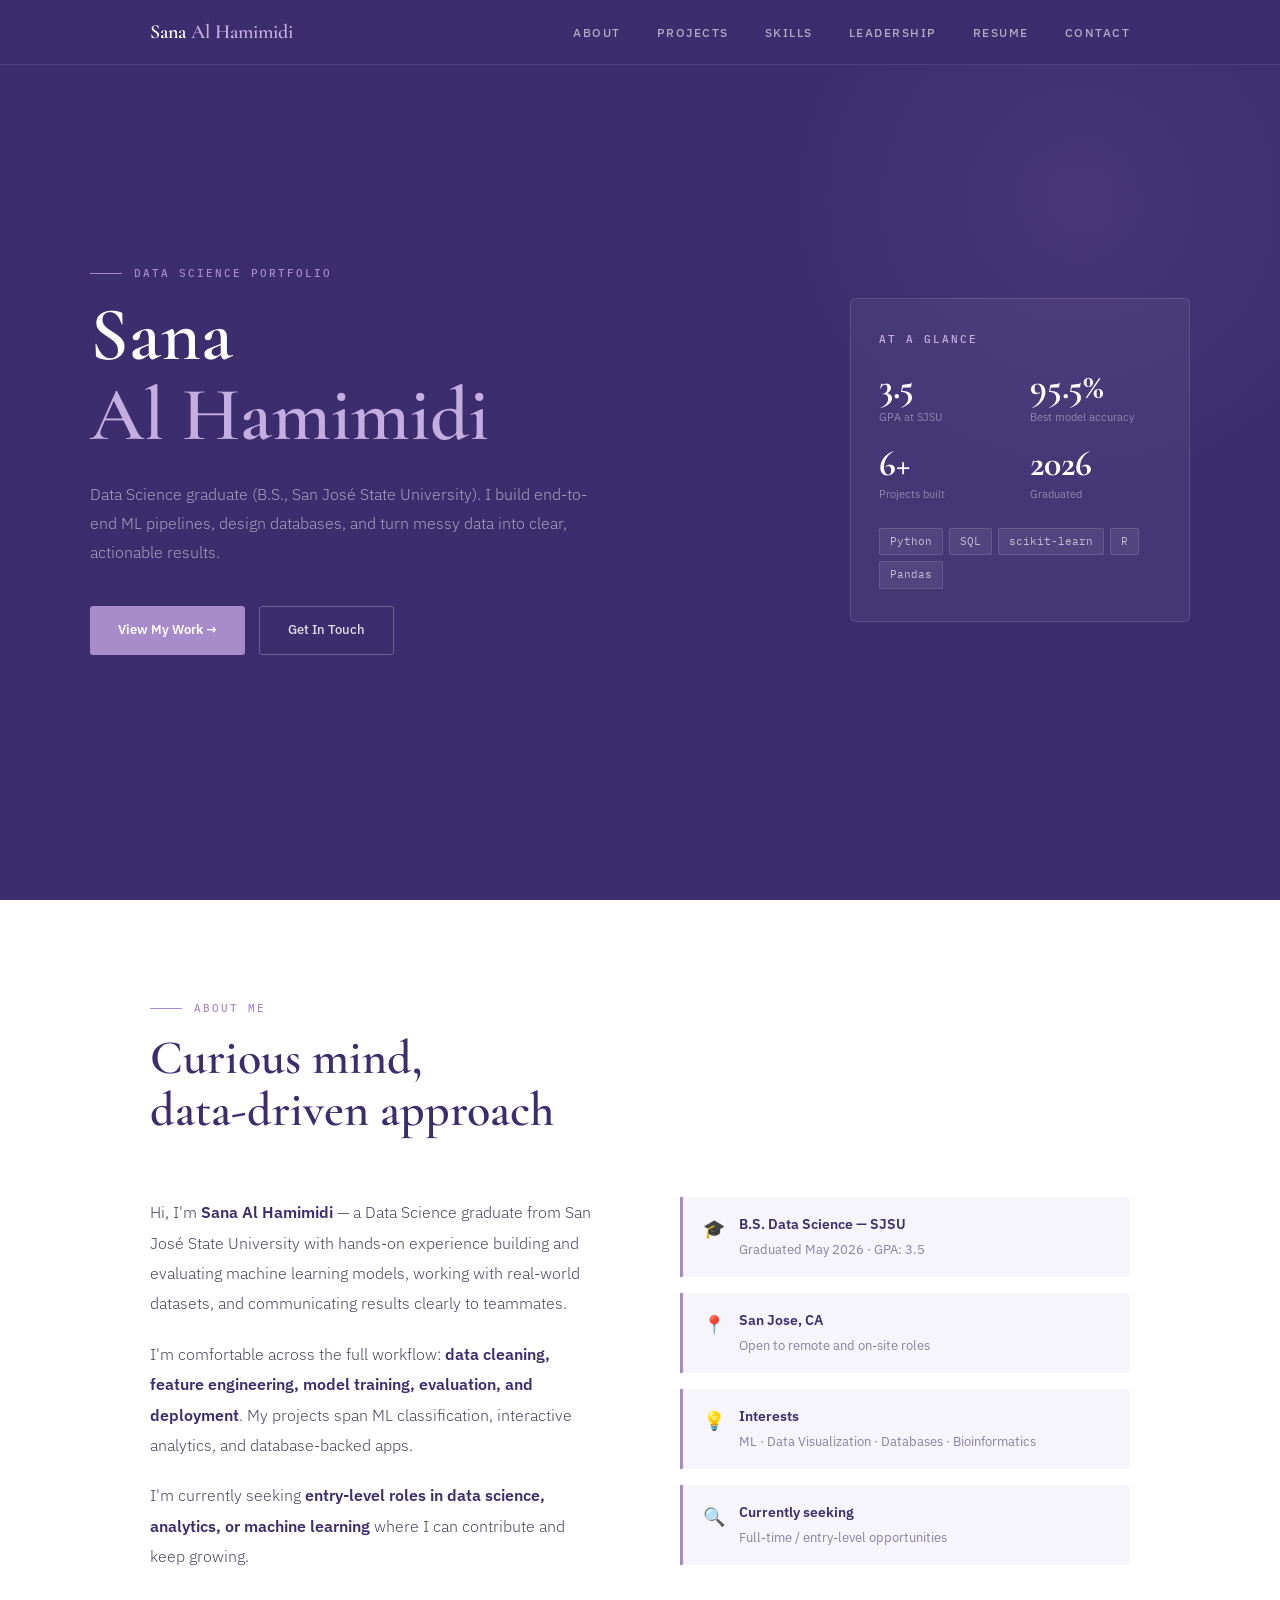
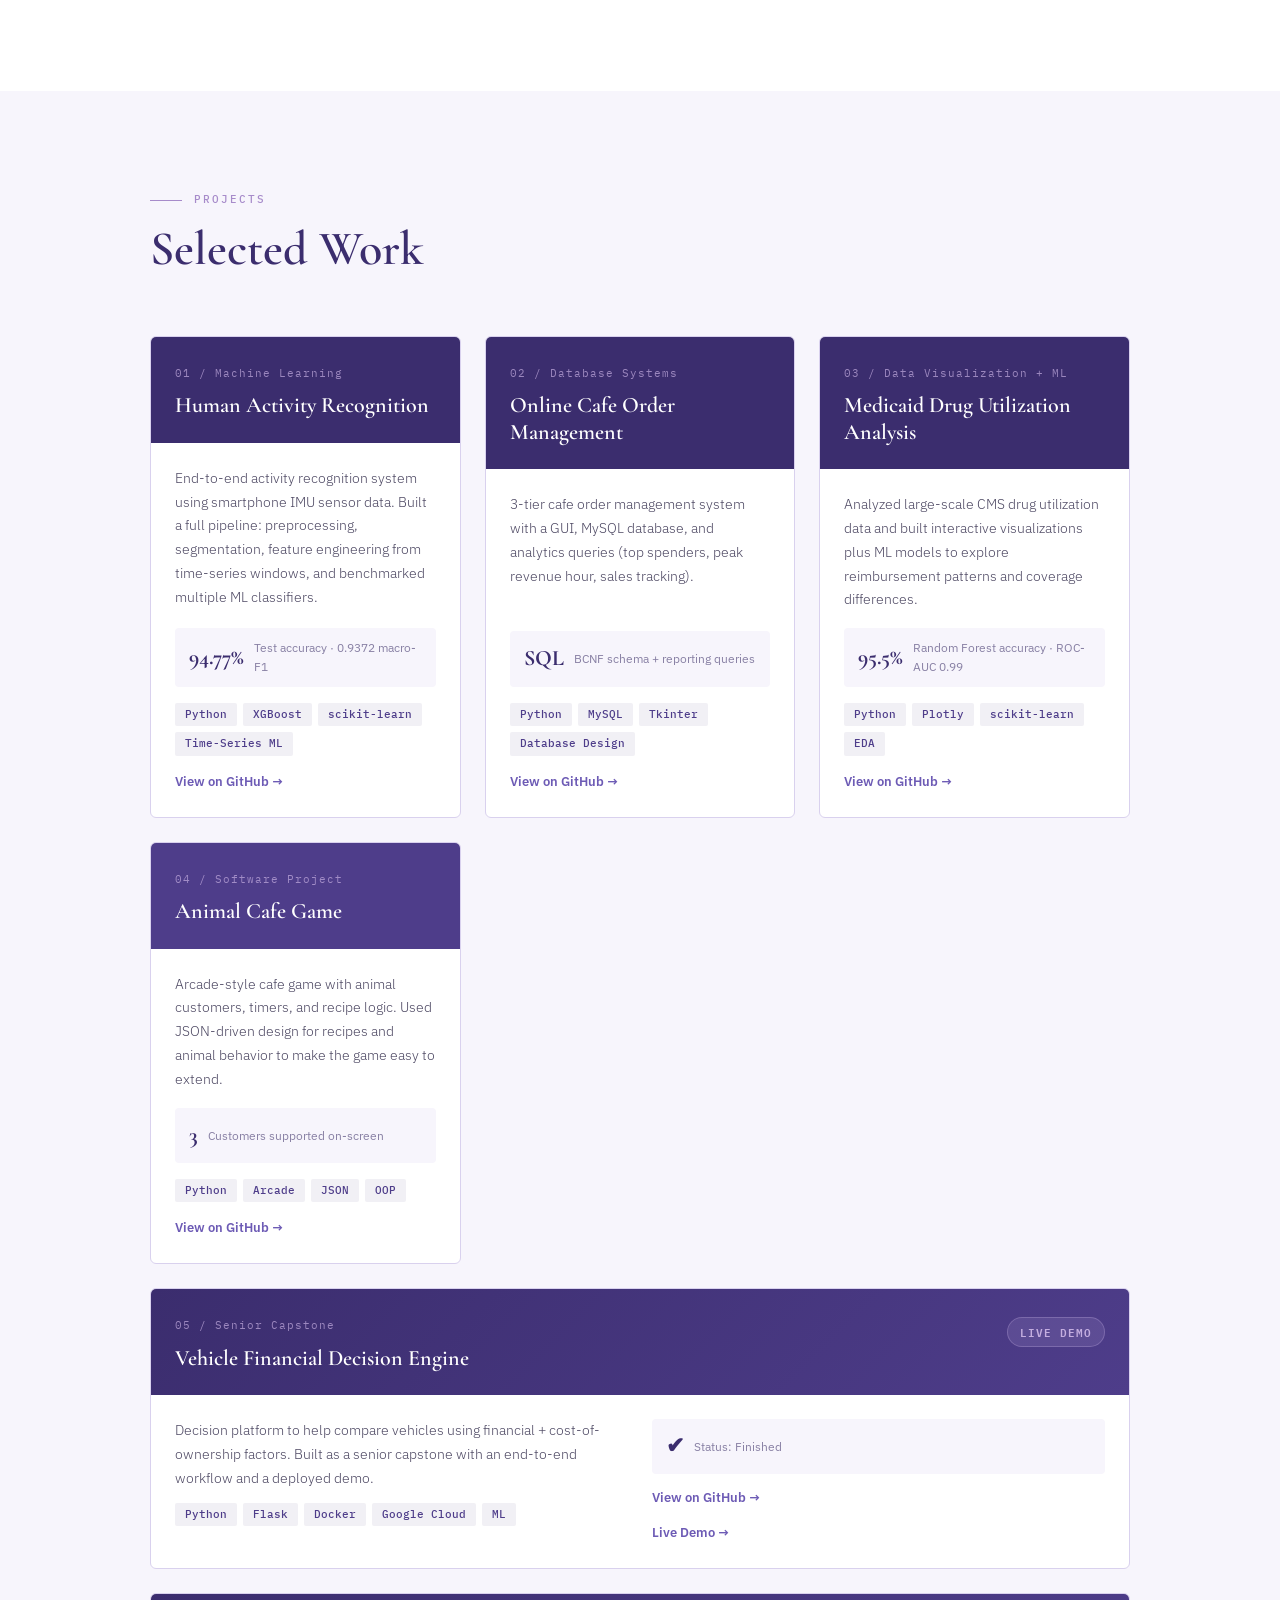
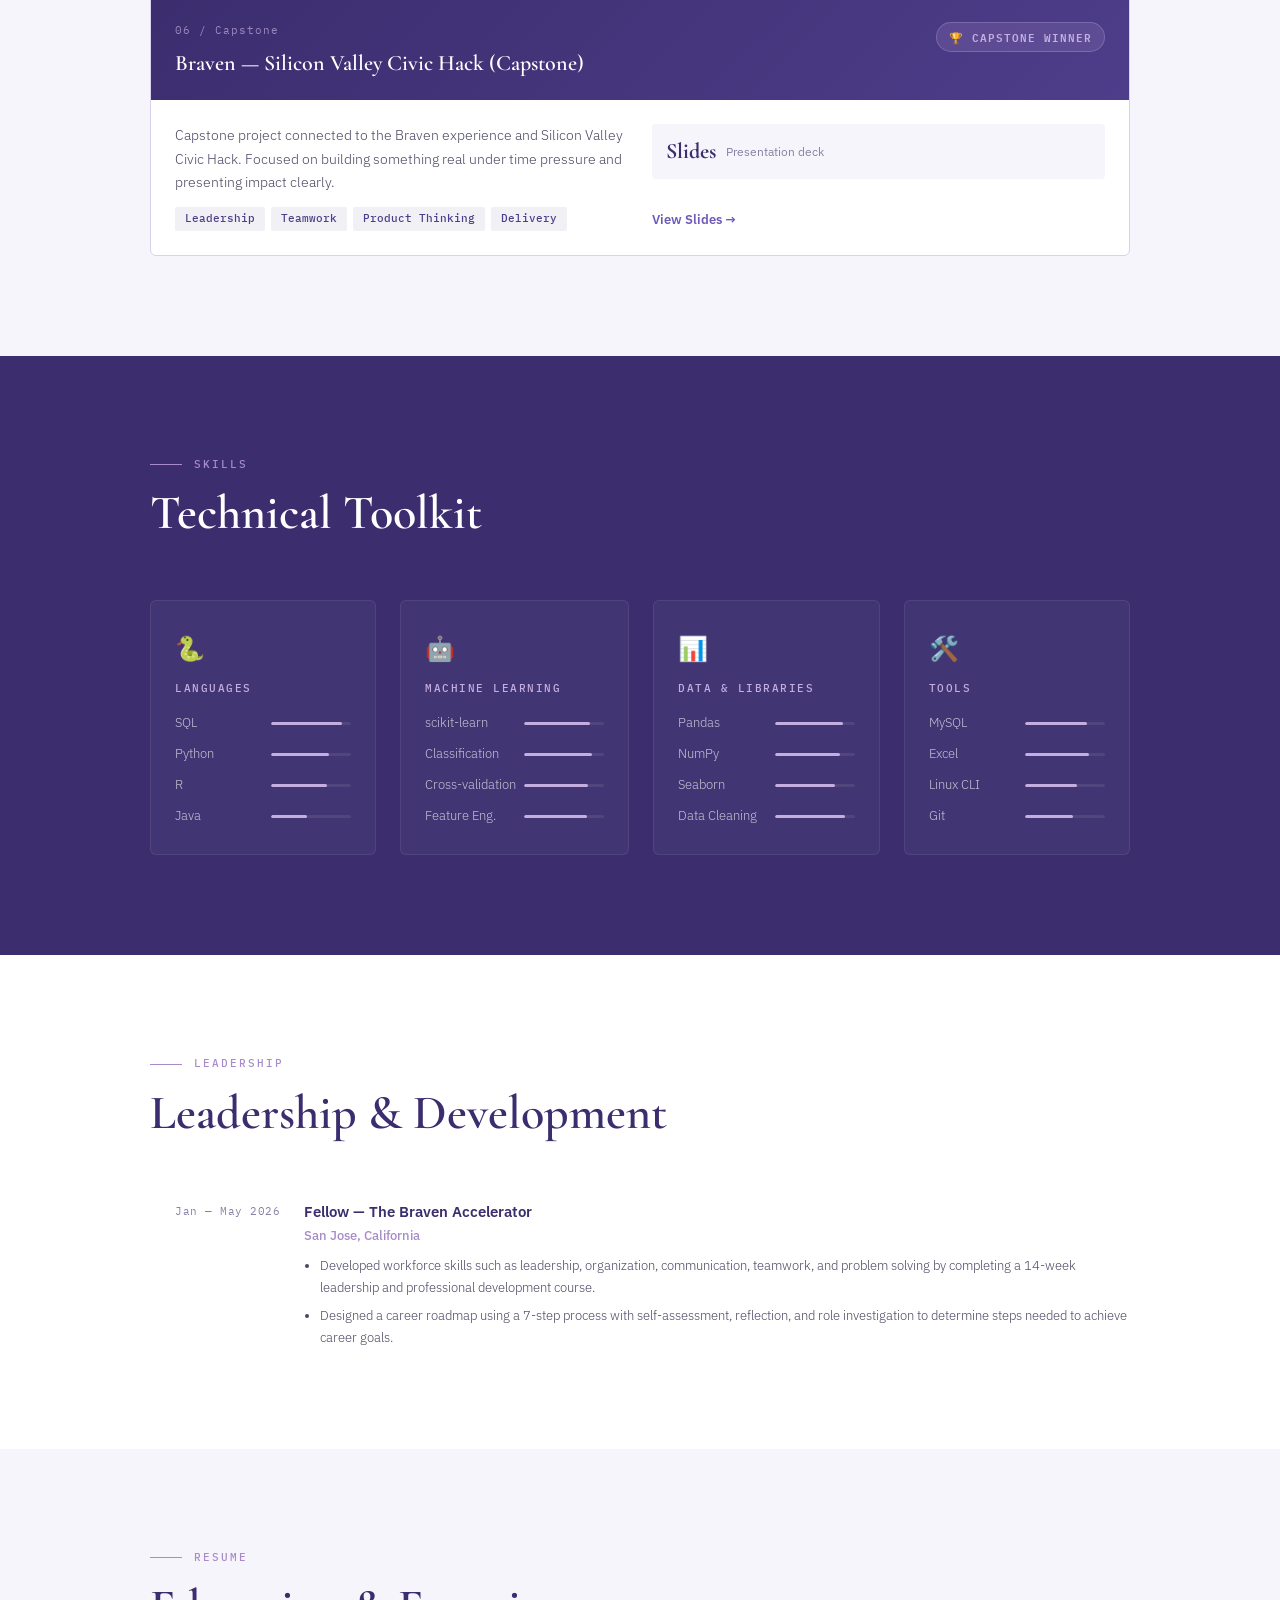
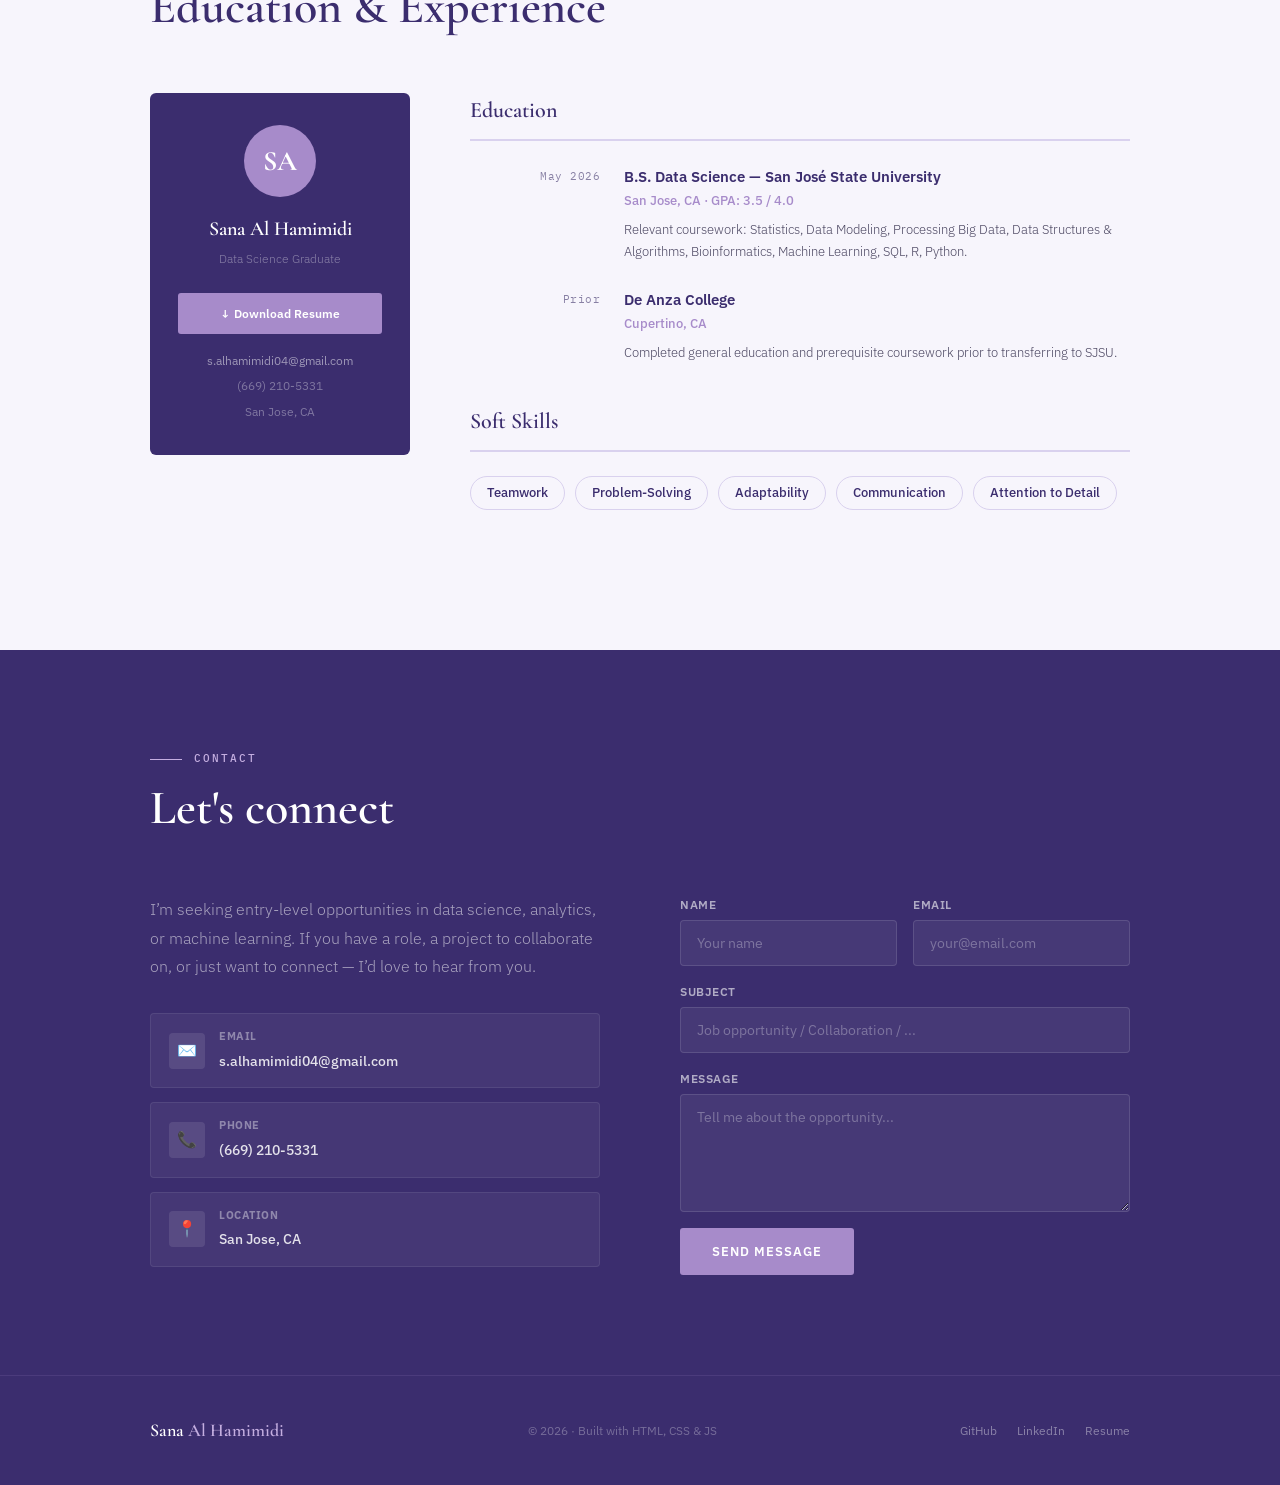
<file: index.html>
<!DOCTYPE html>
<html lang="en">
<head>
  <meta charset="UTF-8" />
  <meta name="viewport" content="width=device-width, initial-scale=1.0" />
  <title>Sana Al Hamimidi — Data Science</title>
  <link rel="preconnect" href="https://fonts.googleapis.com" />
  <link href="https://fonts.googleapis.com/css2?family=Cormorant+Garamond:wght@400;600;700&family=IBM+Plex+Sans:wght@300;400;500;600&family=IBM+Plex+Mono:wght@400;500&display=swap" rel="stylesheet" />
  <style>
    :root {
      --navy:        #3b2d6e;
      --navy-mid:    #4e3d8a;
      --navy-light:  #6d5bb5;
      --gold:        #a78bca;
      --gold-light:  #c4aee0;
      --cream:       #f7f5fc;
      --cream-mid:   #ede9f7;
      --cream-dark:  #d9d1ee;
      --white:       #ffffff;
      --text:        #1a1228;
      --text-mid:    #4a4560;
      --text-light:  #8880a4;
      --font-display: 'Cormorant Garamond', serif;
      --font-body:    'IBM Plex Sans', sans-serif;
      --font-mono:    'IBM Plex Mono', monospace;
    }

    *, *::before, *::after { box-sizing: border-box; margin: 0; padding: 0; }
    html { scroll-behavior: smooth; }
    body { font-family: var(--font-body); background: var(--cream); color: var(--text); line-height: 1.6; overflow-x: hidden; }
    a { text-decoration: none; }
    ul { list-style: none; }

    /* ── LAYOUT ── */
    .section-inner { max-width: 1100px; margin: 0 auto; padding: 100px 60px; }
    .section-header { margin-bottom: 60px; }
    .section-header h2 { font-family: var(--font-display); font-size: clamp(32px, 4vw, 48px); font-weight: 600; color: var(--navy); line-height: 1.1; }
    .eyebrow { display: flex; align-items: center; gap: 12px; margin-bottom: 14px; }
    .eyebrow-line { width: 32px; height: 1px; background: var(--gold); }
    .eyebrow span { font-family: var(--font-mono); font-size: 11px; font-weight: 500; letter-spacing: 2px; text-transform: uppercase; color: var(--gold); }

    /* ── BUTTONS ── */
    .btn-primary { display: inline-flex; align-items: center; gap: 8px; background: var(--gold); color: var(--white); font-size: 13px; font-weight: 600; padding: 13px 28px; border-radius: 3px; transition: background 0.2s, transform 0.15s; }
    .btn-primary:hover { background: var(--gold-light); transform: translateY(-1px); }
    .btn-outline { display: inline-flex; align-items: center; border: 1px solid rgba(255,255,255,0.25); color: rgba(255,255,255,0.85); font-size: 13px; font-weight: 500; padding: 13px 28px; border-radius: 3px; transition: border-color 0.2s, color 0.2s; }
    .btn-outline:hover { border-color: var(--gold-light); color: var(--gold-light); }

    /* ── NAV ── */
    #navbar { position: fixed; top: 0; left: 0; right: 0; z-index: 100; background: var(--navy); border-bottom: 1px solid rgba(167,139,202,0.2); transition: box-shadow 0.3s; }
    #navbar.scrolled { box-shadow: 0 2px 20px rgba(0,0,0,0.3); }
    .nav-inner { max-width: 1100px; margin: 0 auto; padding: 0 60px; height: 64px; display: flex; align-items: center; justify-content: space-between; }
    .nav-logo { font-family: var(--font-display); font-size: 20px; font-weight: 600; color: var(--white); }
    .nav-logo span { color: var(--gold-light); }
    .nav-links { display: flex; gap: 36px; }
    .nav-links a { font-size: 12px; font-weight: 500; color: rgba(255,255,255,0.6); letter-spacing: 1.5px; text-transform: uppercase; transition: color 0.2s; }
    .nav-links a:hover, .nav-links a.active { color: var(--gold-light); }
    .nav-toggle { display: none; flex-direction: column; gap: 5px; background: none; border: none; cursor: pointer; padding: 4px; }
    .nav-toggle span { display: block; width: 24px; height: 2px; background: var(--white); border-radius: 2px; transition: transform 0.3s, opacity 0.3s; }

    /* ── HERO ── */
    #hero { min-height: 100vh; background: var(--navy); display: flex; align-items: center; padding: 100px 60px 80px; position: relative; overflow: hidden; }
    #hero::before { content: ''; position: absolute; top: -100px; right: -100px; width: 600px; height: 600px; border-radius: 50%; background: radial-gradient(circle, rgba(167,139,202,0.1) 0%, transparent 70%); pointer-events: none; }
    .hero-inner { max-width: 1100px; width: 100%; margin: 0 auto; display: grid; grid-template-columns: 1fr 340px; gap: 80px; align-items: center; }
    .hero-text { animation: fadeUp 0.8s 0.1s both; }
    .hero-text h1 { font-family: var(--font-display); font-size: clamp(48px, 6vw, 76px); font-weight: 600; color: var(--white); line-height: 1.05; margin-bottom: 24px; }
    .hero-text h1 em { color: var(--gold-light); font-style: normal; }
    .hero-desc { font-size: 16px; color: rgba(255,255,255,0.55); line-height: 1.8; max-width: 520px; margin-bottom: 40px; font-weight: 300; }
    .hero-ctas { display: flex; gap: 14px; flex-wrap: wrap; }
    .hero-card { background: rgba(255,255,255,0.05); border: 1px solid rgba(167,139,202,0.25); border-radius: 6px; padding: 32px 28px; animation: fadeUp 0.8s 0.3s both; }
    .hero-card-label { font-family: var(--font-mono); font-size: 11px; font-weight: 500; letter-spacing: 2px; text-transform: uppercase; color: var(--gold-light); margin-bottom: 20px; }
    .stats-grid { display: grid; grid-template-columns: 1fr 1fr; gap: 20px; margin-bottom: 24px; }
    .stat-num { font-family: var(--font-display); font-size: 36px; font-weight: 700; color: var(--white); line-height: 1; }
    .stat-label { font-size: 11px; color: rgba(255,255,255,0.4); margin-top: 4px; }
    .tag-list { display: flex; flex-wrap: wrap; gap: 6px; }
    .tag { background: rgba(255,255,255,0.07); border: 1px solid rgba(255,255,255,0.12); color: rgba(255,255,255,0.65); font-family: var(--font-mono); font-size: 11px; padding: 4px 10px; border-radius: 2px; }

    /* ── ABOUT ── */
    #about { background: var(--white); }
    .about-grid { display: grid; grid-template-columns: 1fr 1fr; gap: 80px; align-items: start; }
    .about-text p { font-size: 16px; color: var(--text-mid); line-height: 1.9; margin-bottom: 20px; font-weight: 300; }
    .about-text p strong { color: var(--navy); font-weight: 600; }
    .about-highlights { display: flex; flex-direction: column; gap: 16px; }
    .highlight { display: flex; align-items: flex-start; gap: 14px; padding: 16px 20px; background: var(--cream); border-left: 3px solid var(--gold); border-radius: 0 4px 4px 0; opacity: 0; transform: translateX(20px); transition: opacity 0.5s, transform 0.5s; }
    .highlight.visible { opacity: 1; transform: translateX(0); }
    .highlight-icon { font-size: 18px; flex-shrink: 0; margin-top: 2px; }
    .highlight strong { display: block; font-size: 14px; font-weight: 600; color: var(--navy); }
    .highlight span { font-size: 13px; color: var(--text-light); }

    /* ── PROJECTS ── */
    #projects { background: var(--cream); }
    .projects-grid { display: grid; grid-template-columns: repeat(3, 1fr); gap: 24px; }
    .project-card { background: var(--white); border: 1px solid var(--cream-dark); border-radius: 6px; overflow: hidden; display: flex; flex-direction: column; opacity: 0; transform: translateY(24px); transition: opacity 0.5s, transform 0.5s, box-shadow 0.2s; }
    .project-card.visible { opacity: 1; transform: translateY(0); }
    .project-card:hover { box-shadow: 0 12px 40px rgba(59,45,110,0.1); transform: translateY(-4px); }
    .project-card.visible:hover { transform: translateY(-4px); }
    .project-card--muted .project-header { background: var(--navy-mid); }
    .project-card--coming .project-header { background: linear-gradient(135deg, var(--navy) 0%, var(--navy-mid) 100%); }
    .project-header { background: var(--navy); padding: 28px 24px 24px; }
    .project-num { font-family: var(--font-mono); font-size: 11px; color: rgba(196,174,224,0.7); letter-spacing: 1px; margin-bottom: 10px; }
    .project-header h3 { font-family: var(--font-display); font-size: 22px; font-weight: 600; color: var(--white); line-height: 1.2; }
    .project-body { padding: 24px; flex: 1; display: flex; flex-direction: column; gap: 16px; }
    .project-body p { font-size: 14px; color: var(--text-mid); line-height: 1.7; font-weight: 300; flex: 1; }
    .project-metric { display: flex; align-items: center; gap: 10px; background: var(--cream); padding: 10px 14px; border-radius: 4px; }
    .metric-num { font-family: var(--font-display); font-size: 22px; font-weight: 700; color: var(--navy); }
    .metric-label { font-size: 12px; color: var(--text-light); }
    .project-tags { display: flex; flex-wrap: wrap; gap: 6px; }
    .project-tags span { background: rgba(59,45,110,0.07); color: var(--navy-mid); font-family: var(--font-mono); font-size: 11px; font-weight: 500; padding: 3px 10px; border-radius: 2px; }
    .project-link { display: inline-flex; align-items: center; gap: 6px; font-size: 13px; font-weight: 600; color: var(--navy-light); transition: color 0.2s; margin-top: auto; }
    .project-link:hover { color: var(--gold); }

    .badge-pill {
      display: inline-flex;
      align-items: center;
      gap: 6px;
      background: rgba(196,174,224,0.15);
      border: 1px solid rgba(196,174,224,0.3);
      color: var(--gold-light);
      font-size: 11px;
      font-weight: 600;
      padding: 5px 12px;
      border-radius: 20px;
      white-space: nowrap;
      font-family: var(--font-mono);
      letter-spacing: 1px;
    }

    /* ── SKILLS ── */
    #skills { background: var(--navy); }
    #skills .section-header h2 { color: var(--white); }
    .skills-grid { display: grid; grid-template-columns: repeat(4, 1fr); gap: 24px; }
    .skill-group { background: rgba(255,255,255,0.04); border: 1px solid rgba(255,255,255,0.08); border-radius: 6px; padding: 28px 24px; transition: border-color 0.2s; }
    .skill-group:hover { border-color: rgba(167,139,202,0.35); }
    .skill-group-icon { font-size: 24px; margin-bottom: 12px; }
    .skill-group-title { font-family: var(--font-mono); font-size: 11px; font-weight: 500; letter-spacing: 1.5px; text-transform: uppercase; color: var(--gold-light); margin-bottom: 16px; }
    .skill-list { display: flex; flex-direction: column; gap: 10px; }
    .skill-list li { display: flex; align-items: center; justify-content: space-between; gap: 8px; }
    .skill-list li span { font-size: 13px; color: rgba(255,255,255,0.7); font-weight: 300; white-space: nowrap; }
    .bar { width: 80px; height: 3px; background: rgba(255,255,255,0.08); border-radius: 2px; overflow: hidden; flex-shrink: 0; }
    .bar-fill { height: 100%; width: 0; background: var(--gold-light); border-radius: 2px; transition: width 0.8s ease; }

    /* ── LEADERSHIP ── */
    #leadership { background: var(--white); }

    /* ── RESUME ── */
    #resume { background: var(--cream); }
    .resume-layout { display: grid; grid-template-columns: 260px 1fr; gap: 60px; align-items: start; }
    .resume-sidebar { position: sticky; top: 80px; }
    .resume-card { background: var(--navy); border-radius: 6px; padding: 32px 28px; text-align: center; }
    .resume-avatar { width: 72px; height: 72px; border-radius: 50%; background: var(--gold); margin: 0 auto 16px; display: flex; align-items: center; justify-content: center; font-family: var(--font-display); font-size: 28px; font-weight: 700; color: var(--white); }
    .resume-name { font-family: var(--font-display); font-size: 20px; font-weight: 600; color: var(--white); margin-bottom: 4px; }
    .resume-role { font-size: 12px; color: rgba(255,255,255,0.4); margin-bottom: 24px; font-weight: 300; }
    .btn-download { display: block; background: var(--gold); color: var(--white); font-size: 12px; font-weight: 600; padding: 11px 20px; border-radius: 3px; transition: background 0.2s; margin-bottom: 16px; }
    .btn-download:hover { background: var(--gold-light); }
    .resume-contact-info { display: flex; flex-direction: column; gap: 4px; font-size: 12px; color: rgba(255,255,255,0.35); line-height: 1.8; }
    .resume-contact-info a { color: rgba(255,255,255,0.5); transition: color 0.2s; }
    .resume-contact-info a:hover { color: var(--gold-light); }
    .resume-section { margin-bottom: 40px; }
    .resume-section-title { font-family: var(--font-display); font-size: 22px; font-weight: 600; color: var(--navy); padding-bottom: 10px; border-bottom: 2px solid var(--cream-dark); margin-bottom: 24px; }
    .timeline { display: flex; flex-direction: column; gap: 24px; }
    .timeline-item { display: grid; grid-template-columns: 130px 1fr; gap: 24px; }
    .tl-date { font-family: var(--font-mono); font-size: 11px; color: var(--text-light); padding-top: 3px; letter-spacing: 0.5px; text-align: right; }
    .tl-content strong { display: block; font-size: 15px; font-weight: 600; color: var(--navy); margin-bottom: 2px; }
    .tl-sub { font-size: 13px; color: var(--gold); font-weight: 500; margin-bottom: 8px; }
    .tl-content p { font-size: 13px; color: var(--text-mid); line-height: 1.7; font-weight: 300; }
    .tl-content ul { padding-left: 16px; list-style: disc; display: flex; flex-direction: column; gap: 6px; margin-top: 4px; }
    .tl-content ul li { font-size: 13px; color: var(--text-mid); line-height: 1.7; font-weight: 300; }
    .soft-skills { display: flex; flex-wrap: wrap; gap: 10px; }
    .soft-skills span { background: var(--cream); border: 1px solid var(--cream-dark); color: var(--navy); font-size: 13px; font-weight: 500; padding: 6px 16px; border-radius: 20px; }

    /* ── CONTACT ── */
    #contact { background: var(--navy); }
    #contact .section-header h2 { color: var(--white); }
    #contact .eyebrow span { color: var(--gold-light); }
    #contact .eyebrow-line { background: var(--gold-light); }
    .contact-grid { display: grid; grid-template-columns: 1fr 1fr; gap: 80px; align-items: start; }
    .contact-info > p { font-size: 16px; color: rgba(255,255,255,0.55); line-height: 1.8; font-weight: 300; margin-bottom: 32px; }
    .contact-items { display: flex; flex-direction: column; gap: 14px; }
    .contact-item { display: flex; align-items: center; gap: 14px; padding: 14px 18px; background: rgba(255,255,255,0.05); border: 1px solid rgba(255,255,255,0.08); border-radius: 4px; }
    .contact-icon { width: 36px; height: 36px; background: rgba(255,255,255,0.1); border-radius: 4px; display: flex; align-items: center; justify-content: center; font-size: 16px; flex-shrink: 0; }
    .contact-item strong { display: block; font-size: 11px; color: rgba(255,255,255,0.4); letter-spacing: 0.5px; text-transform: uppercase; margin-bottom: 2px; }
    .contact-item span { font-size: 14px; color: rgba(255,255,255,0.85); font-weight: 500; }
    .contact-form { display: flex; flex-direction: column; gap: 16px; }
    .form-row { display: grid; grid-template-columns: 1fr 1fr; gap: 16px; }
    .form-group { display: flex; flex-direction: column; gap: 6px; }
    .form-group label { font-size: 12px; font-weight: 600; color: rgba(255,255,255,0.6); letter-spacing: 0.5px; text-transform: uppercase; }
    .form-group input, .form-group textarea { background: rgba(255,255,255,0.06); border: 1px solid rgba(255,255,255,0.12); border-radius: 4px; padding: 13px 16px; font-family: var(--font-body); font-size: 14px; color: var(--white); outline: none; resize: vertical; transition: border-color 0.2s; }
    .form-group input::placeholder, .form-group textarea::placeholder { color: rgba(255,255,255,0.3); }
    .form-group input:focus, .form-group textarea:focus { border-color: var(--gold-light); }
    .btn-submit { background: var(--gold); color: var(--white); font-family: var(--font-body); font-size: 13px; font-weight: 600; letter-spacing: 1px; text-transform: uppercase; padding: 15px 32px; border: none; border-radius: 3px; cursor: pointer; align-self: flex-start; transition: background 0.2s, transform 0.15s; }
    .btn-submit:hover { background: var(--gold-light); transform: translateY(-1px); }
    .btn-submit.sent { background: #2a7a4b; cursor: default; transform: none; }

    /* ── FOOTER ── */
    footer { background: var(--navy); border-top: 1px solid rgba(167,139,202,0.15); }
    .footer-inner { max-width: 1100px; margin: 0 auto; padding: 40px 60px; display: flex; align-items: center; justify-content: space-between; }
    .footer-name { font-family: var(--font-display); font-size: 18px; font-weight: 600; color: var(--white); }
    .footer-name span { color: var(--gold-light); }
    .footer-copy { font-size: 12px; color: rgba(255,255,255,0.3); }
    .footer-links { display: flex; gap: 20px; }
    .footer-links a { font-size: 12px; color: rgba(255,255,255,0.4); transition: color 0.2s; }
    .footer-links a:hover { color: var(--gold-light); }

    @keyframes fadeUp { from { opacity: 0; transform: translateY(24px); } to { opacity: 1; transform: translateY(0); } }

    /* ── RESPONSIVE ── */
    @media (max-width: 1024px) { .skills-grid { grid-template-columns: 1fr 1fr; } }
    @media (max-width: 768px) {
      .nav-inner { padding: 0 24px; }
      .nav-links { display: none; position: absolute; top: 64px; left: 0; right: 0; background: var(--navy); flex-direction: column; gap: 0; border-top: 1px solid rgba(167,139,202,0.2); }
      .nav-links.open { display: flex; }
      .nav-links a { display: block; padding: 16px 24px; border-bottom: 1px solid rgba(255,255,255,0.05); }
      .nav-toggle { display: flex; }
      #hero { padding: 100px 24px 70px; }
      .hero-inner { grid-template-columns: 1fr; gap: 48px; }
      .section-inner { padding: 70px 24px; }
      .about-grid, .contact-grid, .resume-layout { grid-template-columns: 1fr; gap: 40px; }
      .projects-grid { grid-template-columns: 1fr; }
      .skills-grid { grid-template-columns: 1fr 1fr; }
      .form-row { grid-template-columns: 1fr; }
      .resume-sidebar { position: static; }
      .footer-inner { flex-direction: column; gap: 16px; text-align: center; padding: 32px 24px; }
    }
    @media (max-width: 480px) { .skills-grid { grid-template-columns: 1fr; } .hero-ctas { flex-direction: column; } }
  </style>
</head>
<body>

  <!-- NAV -->
  <nav id="navbar">
    <div class="nav-inner">
      <div class="nav-logo">Sana <span>Al Hamimidi</span></div>
      <ul class="nav-links">
        <li><a href="#about">About</a></li>
        <li><a href="#projects">Projects</a></li>
        <li><a href="#skills">Skills</a></li>
        <li><a href="#leadership">Leadership</a></li>
        <li><a href="#resume">Resume</a></li>
        <li><a href="#contact">Contact</a></li>
      </ul>
      <button class="nav-toggle" id="navToggle" aria-label="Toggle menu">
        <span></span><span></span><span></span>
      </button>
    </div>
  </nav>

  <!-- HERO -->
  <section id="hero">
    <div class="hero-inner">
      <div class="hero-text">
        <div class="eyebrow">
          <div class="eyebrow-line"></div>
          <span>Data Science Portfolio</span>
        </div>
        <h1>Sana<br><em>Al Hamimidi</em></h1>

        <p class="hero-desc">
          Data Science graduate (B.S., San José State University). I build end-to-end ML pipelines, design databases,
          and turn messy data into clear, actionable results.
        </p>

        <div class="hero-ctas">
          <a href="#projects" class="btn-primary">View My Work →</a>
          <a href="#contact" class="btn-outline">Get In Touch</a>
        </div>
      </div>

      <div class="hero-card">
        <div class="hero-card-label">At a Glance</div>
        <div class="stats-grid">
          <div class="stat"><div class="stat-num">3.5</div><div class="stat-label">GPA at SJSU</div></div>
          <div class="stat"><div class="stat-num">95.5%</div><div class="stat-label">Best model accuracy</div></div>
          <div class="stat"><div class="stat-num">6+</div><div class="stat-label">Projects built</div></div>
          <div class="stat"><div class="stat-num">2026</div><div class="stat-label">Graduated</div></div>
        </div>
        <div class="tag-list">
          <span class="tag">Python</span>
          <span class="tag">SQL</span>
          <span class="tag">scikit-learn</span>
          <span class="tag">R</span>
          <span class="tag">Pandas</span>
        </div>
      </div>
    </div>
  </section>

  <!-- ABOUT -->
  <section id="about">
    <div class="section-inner">
      <div class="section-header">
        <div class="eyebrow"><div class="eyebrow-line"></div><span>About Me</span></div>
        <h2>Curious mind,<br>data-driven approach</h2>
      </div>
      <div class="about-grid">
        <div class="about-text">
          <p>Hi, I'm <strong>Sana Al Hamimidi</strong> — a Data Science graduate from San José State University with hands-on experience building and evaluating machine learning models, working with real-world datasets, and communicating results clearly to teammates.</p>
          <p>I'm comfortable across the full workflow: <strong>data cleaning, feature engineering, model training, evaluation, and deployment</strong>. My projects span ML classification, interactive analytics, and database-backed apps.</p>
          <p>I'm currently seeking <strong>entry-level roles in data science, analytics, or machine learning</strong> where I can contribute and keep growing.</p>
        </div>
        <div class="about-highlights">
          <div class="highlight"><div class="highlight-icon">🎓</div><div><strong>B.S. Data Science — SJSU</strong><span>Graduated May 2026 · GPA: 3.5</span></div></div>
          <div class="highlight"><div class="highlight-icon">📍</div><div><strong>San Jose, CA</strong><span>Open to remote and on-site roles</span></div></div>
          <div class="highlight"><div class="highlight-icon">💡</div><div><strong>Interests</strong><span>ML · Data Visualization · Databases · Bioinformatics</span></div></div>
          <div class="highlight"><div class="highlight-icon">🔍</div><div><strong>Currently seeking</strong><span>Full-time / entry-level opportunities</span></div></div>
        </div>
      </div>
    </div>
  </section>

  <!-- PROJECTS -->
  <section id="projects">
    <div class="section-inner">
      <div class="section-header">
        <div class="eyebrow"><div class="eyebrow-line"></div><span>Projects</span></div>
        <h2>Selected Work</h2>
      </div>

      <div class="projects-grid">

        <!-- 01 HAR -->
        <div class="project-card">
          <div class="project-header">
            <div class="project-num">01 / Machine Learning</div>
            <h3>Human Activity Recognition</h3>
          </div>
          <div class="project-body">
            <p>End-to-end activity recognition system using smartphone IMU sensor data. Built a full pipeline: preprocessing, segmentation, feature engineering from time-series windows, and benchmarked multiple ML classifiers.</p>
            <div class="project-metric">
              <span class="metric-num">94.77%</span>
              <span class="metric-label">Test accuracy · 0.9372 macro-F1</span>
            </div>
            <div class="project-tags"><span>Python</span><span>XGBoost</span><span>scikit-learn</span><span>Time-Series ML</span></div>
            <a href="https://github.com/SanaAlHamimidi/AI-HAR.git" class="project-link" target="_blank" rel="noreferrer">View on GitHub →</a>
          </div>
        </div>

        <!-- 02 SQL -->
        <div class="project-card">
          <div class="project-header">
            <div class="project-num">02 / Database Systems</div>
            <h3>Online Cafe Order Management</h3>
          </div>
          <div class="project-body">
            <p>3-tier cafe order management system with a GUI, MySQL database, and analytics queries (top spenders, peak revenue hour, sales tracking).</p>
            <div class="project-metric">
              <span class="metric-num">SQL</span>
              <span class="metric-label">BCNF schema + reporting queries</span>
            </div>
            <div class="project-tags"><span>Python</span><span>MySQL</span><span>Tkinter</span><span>Database Design</span></div>
            <a href="https://github.com/SanaAlHamimidi/Online-cafe-Order-Management.git" class="project-link" target="_blank" rel="noreferrer">View on GitHub →</a>
          </div>
        </div>

        <!-- 03 Medicaid -->
        <div class="project-card">
          <div class="project-header">
            <div class="project-num">03 / Data Visualization + ML</div>
            <h3>Medicaid Drug Utilization Analysis</h3>
          </div>
          <div class="project-body">
            <p>Analyzed large-scale CMS drug utilization data and built interactive visualizations plus ML models to explore reimbursement patterns and coverage differences.</p>
            <div class="project-metric">
              <span class="metric-num">95.5%</span>
              <span class="metric-label">Random Forest accuracy · ROC-AUC 0.99</span>
            </div>
            <div class="project-tags"><span>Python</span><span>Plotly</span><span>scikit-learn</span><span>EDA</span></div>
            <a href="https://github.com/CS133-DataVisualization/term-project-group-17.git" class="project-link" target="_blank" rel="noreferrer">View on GitHub →</a>
          </div>
        </div>

        <!-- 04 Animal Cafe -->
        <div class="project-card project-card--muted">
          <div class="project-header">
            <div class="project-num">04 / Software Project</div>
            <h3>Animal Cafe Game</h3>
          </div>
          <div class="project-body">
            <p>Arcade-style cafe game with animal customers, timers, and recipe logic. Used JSON-driven design for recipes and animal behavior to make the game easy to extend.</p>
            <div class="project-metric">
              <span class="metric-num">3</span>
              <span class="metric-label">Customers supported on-screen</span>
            </div>
            <div class="project-tags"><span>Python</span><span>Arcade</span><span>JSON</span><span>OOP</span></div>
            <a href="https://github.com/SanaAlHamimidi/animal-cafe-game.git" class="project-link" target="_blank" rel="noreferrer">View on GitHub →</a>
          </div>
        </div>

        <!-- 05 Vehicle Financial Decision Engine (ONLY ONCE) -->
        <div class="project-card project-card--coming" style="grid-column: 1 / -1;">
          <div class="project-header" style="display: grid; grid-template-columns: 1fr auto; align-items: start; gap: 20px;">
            <div>
              <div class="project-num">05 / Senior Capstone</div>
              <h3>Vehicle Financial Decision Engine</h3>
            </div>
            <span class="badge-pill">LIVE DEMO</span>
          </div>

          <div class="project-body" style="display: grid; grid-template-columns: 1fr 1fr; gap: 24px;">
            <div>
              <p>Decision platform to help compare vehicles using financial + cost-of-ownership factors. Built as a senior capstone with an end-to-end workflow and a deployed demo.</p>
              <div class="project-tags" style="margin-top: 12px;">
                <span>Python</span><span>Flask</span><span>Docker</span><span>Google Cloud</span><span>ML</span>
              </div>
            </div>

            <div style="display: flex; flex-direction: column; gap: 14px;">
              <div class="project-metric">
                <span class="metric-num">✔</span>
                <span class="metric-label">Status: Finished</span>
              </div>

              <a href="https://github.com/SanaAlHamimidi/vehicle-financial-decision-engine.git" class="project-link" target="_blank" rel="noreferrer">View on GitHub →</a>

              <!-- FIXED: your live link had duplicated url -->
              <a href="https://sanaalhamimidi.github.io/vehicle-financial-decision-engine/" class="project-link" target="_blank" rel="noreferrer">Live Demo →</a>
            </div>
          </div>
        </div>

        <!-- 06 Braven / Silicon Valley Civic Hack CAPSTONE (slides only, NO github) -->
        <div class="project-card project-card--coming" style="grid-column: 1 / -1;">
          <div class="project-header" style="display: grid; grid-template-columns: 1fr auto; align-items: start; gap: 20px;">
            <div>
              <div class="project-num">06 / Capstone</div>
              <h3>Braven — Silicon Valley Civic Hack (Capstone)</h3>
            </div>
            <span class="badge-pill">🏆 CAPSTONE WINNER</span>
          </div>

          <div class="project-body" style="display: grid; grid-template-columns: 1fr 1fr; gap: 24px;">
            <div>
              <p>Capstone project connected to the Braven experience and Silicon Valley Civic Hack. Focused on building something real under time pressure and presenting impact clearly.</p>
              <div class="project-tags" style="margin-top: 12px;">
                <span>Leadership</span><span>Teamwork</span><span>Product Thinking</span><span>Delivery</span>
              </div>
            </div>

            <div style="display: flex; flex-direction: column; gap: 14px;">
              <div class="project-metric">
                <span class="metric-num">Slides</span>
                <span class="metric-label">Presentation deck</span>
              </div>

              <a href="https://docs.google.com/presentation/d/10hhCy4QXPh5eAA_mFXNGw0u9WDsvWQPX9yO7IZ8w5E8/edit?usp=sharing" class="project-link" target="_blank" rel="noreferrer">View Slides →</a>
            </div>
          </div>
        </div>

      </div>
    </div>
  </section>

  <!-- SKILLS -->
  <section id="skills">
    <div class="section-inner">
      <div class="section-header">
        <div class="eyebrow"><div class="eyebrow-line"></div><span>Skills</span></div>
        <h2>Technical Toolkit</h2>
      </div>
      <div class="skills-grid">
        <div class="skill-group">
          <div class="skill-group-icon">🐍</div>
          <div class="skill-group-title">Languages</div>
          <ul class="skill-list">
            <li><span>SQL</span><div class="bar"><div class="bar-fill" data-width="88"></div></div></li>
            <li><span>Python</span><div class="bar"><div class="bar-fill" data-width="72"></div></div></li>
            <li><span>R</span><div class="bar"><div class="bar-fill" data-width="70"></div></div></li>
            <li><span>Java</span><div class="bar"><div class="bar-fill" data-width="45"></div></div></li>
          </ul>
        </div>
        <div class="skill-group">
          <div class="skill-group-icon">🤖</div>
          <div class="skill-group-title">Machine Learning</div>
          <ul class="skill-list">
            <li><span>scikit-learn</span><div class="bar"><div class="bar-fill" data-width="82"></div></div></li>
            <li><span>Classification</span><div class="bar"><div class="bar-fill" data-width="85"></div></div></li>
            <li><span>Cross-validation</span><div class="bar"><div class="bar-fill" data-width="80"></div></div></li>
            <li><span>Feature Eng.</span><div class="bar"><div class="bar-fill" data-width="78"></div></div></li>
          </ul>
        </div>
        <div class="skill-group">
          <div class="skill-group-icon">📊</div>
          <div class="skill-group-title">Data & Libraries</div>
          <ul class="skill-list">
            <li><span>Pandas</span><div class="bar"><div class="bar-fill" data-width="85"></div></div></li>
            <li><span>NumPy</span><div class="bar"><div class="bar-fill" data-width="82"></div></div></li>
            <li><span>Seaborn</span><div class="bar"><div class="bar-fill" data-width="75"></div></div></li>
            <li><span>Data Cleaning</span><div class="bar"><div class="bar-fill" data-width="88"></div></div></li>
          </ul>
        </div>
        <div class="skill-group">
          <div class="skill-group-icon">🛠️</div>
          <div class="skill-group-title">Tools</div>
          <ul class="skill-list">
            <li><span>MySQL</span><div class="bar"><div class="bar-fill" data-width="78"></div></div></li>
            <li><span>Excel</span><div class="bar"><div class="bar-fill" data-width="80"></div></div></li>
            <li><span>Linux CLI</span><div class="bar"><div class="bar-fill" data-width="65"></div></div></li>
            <li><span>Git</span><div class="bar"><div class="bar-fill" data-width="60"></div></div></li>
          </ul>
        </div>
      </div>
    </div>
  </section>

  <!-- LEADERSHIP -->
  <section id="leadership">
    <div class="section-inner">
      <div class="section-header">
        <div class="eyebrow"><div class="eyebrow-line"></div><span>Leadership</span></div>
        <h2>Leadership & Development</h2>
      </div>

      <div class="timeline">
        <div class="timeline-item">
          <div class="tl-date">Jan — May 2026</div>
          <div class="tl-content">
            <strong>Fellow — The Braven Accelerator</strong>
            <div class="tl-sub">San Jose, California</div>
            <ul>
              <li>Developed workforce skills such as leadership, organization, communication, teamwork, and problem solving by completing a 14-week leadership and professional development course.</li>
              <li>Designed a career roadmap using a 7-step process with self-assessment, reflection, and role investigation to determine steps needed to achieve career goals.</li>
            </ul>
          </div>
        </div>
      </div>

    </div>
  </section>

  <!-- RESUME -->
  <section id="resume">
    <div class="section-inner">
      <div class="section-header">
        <div class="eyebrow"><div class="eyebrow-line"></div><span>Resume</span></div>
        <h2>Education & Experience</h2>
      </div>

      <div class="resume-layout">
        <div class="resume-sidebar">
          <div class="resume-card">
            <div class="resume-avatar">SA</div>
            <div class="resume-name">Sana Al Hamimidi</div>
            <div class="resume-role">Data Science Graduate</div>

            
            <a href="Resume%20(1).pdf" class="btn-download" download>↓ Download Resume</a>

            <div class="resume-contact-info">
              <a href="mailto:s.alhamimidi04@gmail.com">s.alhamimidi04@gmail.com</a>
              <span>(669) 210-5331</span>
              <span>San Jose, CA</span>
            </div>
          </div>
        </div>

        <div class="resume-main">
          <div class="resume-section">
            <h3 class="resume-section-title">Education</h3>
            <div class="timeline">
              <div class="timeline-item">
                <div class="tl-date">May 2026</div>
                <div class="tl-content">
                  <strong>B.S. Data Science — San José State University</strong>
                  <div class="tl-sub">San Jose, CA · GPA: 3.5 / 4.0</div>
                  <p>Relevant coursework: Statistics, Data Modeling, Processing Big Data, Data Structures & Algorithms, Bioinformatics, Machine Learning, SQL, R, Python.</p>
                </div>
              </div>
              <div class="timeline-item">
                <div class="tl-date">Prior</div>
                <div class="tl-content">
                  <strong>De Anza College</strong>
                  <div class="tl-sub">Cupertino, CA</div>
                  <p>Completed general education and prerequisite coursework prior to transferring to SJSU.</p>
                </div>
              </div>
            </div>
          </div>

          <div class="resume-section">
            <h3 class="resume-section-title">Soft Skills</h3>
            <div class="soft-skills">
              <span>Teamwork</span>
              <span>Problem-Solving</span>
              <span>Adaptability</span>
              <span>Communication</span>
              <span>Attention to Detail</span>
            </div>
          </div>

        </div>
      </div>
    </div>
  </section>

  <!-- CONTACT -->
  <section id="contact">
    <div class="section-inner">
      <div class="section-header">
        <div class="eyebrow"><div class="eyebrow-line"></div><span>Contact</span></div>
        <h2>Let's connect</h2>
      </div>
      <div class="contact-grid">
        <div class="contact-info">
          <p>I’m seeking entry-level opportunities in data science, analytics, or machine learning. If you have a role, a project to collaborate on, or just want to connect — I’d love to hear from you.</p>
          <div class="contact-items">
            <div class="contact-item"><div class="contact-icon">✉️</div><div><strong>Email</strong><span>s.alhamimidi04@gmail.com</span></div></div>
            <div class="contact-item"><div class="contact-icon">📞</div><div><strong>Phone</strong><span>(669) 210-5331</span></div></div>
            <div class="contact-item"><div class="contact-icon">📍</div><div><strong>Location</strong><span>San Jose, CA</span></div></div>
          </div>
        </div>

        <form class="contact-form" action="https://formspree.io/f/mbdzpqjl" method="POST">
          <div class="form-row">
            <div class="form-group">
              <label for="name">Name</label>
              <input type="text" id="name" name="name" placeholder="Your name" required />
            </div>
            <div class="form-group">
              <label for="email">Email</label>
              <input type="email" id="email" name="email" placeholder="your@email.com" required />
            </div>
          </div>
          <div class="form-group">
            <label for="subject">Subject</label>
            <input type="text" id="subject" name="subject" placeholder="Job opportunity / Collaboration / ..." />
          </div>
          <div class="form-group">
            <label for="message">Message</label>
            <textarea id="message" name="message" rows="5" placeholder="Tell me about the opportunity..." required></textarea>
          </div>
          <button type="submit" class="btn-submit">Send Message</button>
        </form>
      </div>
    </div>
  </section>

  <!-- FOOTER -->
  <footer>
    <div class="footer-inner">
      <div class="footer-name">Sana <span>Al Hamimidi</span></div>
      <div class="footer-copy">© 2026 · Built with HTML, CSS & JS</div>
      <div class="footer-links">
        <a href="https://github.com/SanaAlHamimidi" target="_blank" rel="noreferrer">GitHub</a>
        <a href="https://linkedin.com/in/sana-al-hamimidi" target="_blank" rel="noreferrer">LinkedIn</a>
        <a href="Resume%20(1).pdf" download>Resume</a>
      </div>
    </div>
  </footer>

  <script>
    // ── Navbar shadow + active link highlight ──
    const navbar   = document.getElementById('navbar');
    const navLinks = document.querySelectorAll('.nav-links a');
    const sections = document.querySelectorAll('section[id]');

    window.addEventListener('scroll', () => {
      navbar.classList.toggle('scrolled', window.scrollY > 10);
      let current = '';
      sections.forEach(s => { if (window.scrollY >= s.offsetTop - 80) current = s.id; });
      navLinks.forEach(a => {
        a.classList.toggle('active', a.getAttribute('href') === '#' + current);
      });
    });

    // ── Mobile menu toggle ──
    document.getElementById('navToggle').addEventListener('click', () => {
      document.querySelector('.nav-links').classList.toggle('open');
    });
    navLinks.forEach(l => l.addEventListener('click', () => {
      document.querySelector('.nav-links').classList.remove('open');
    }));

    // ── Scroll fade-in for cards and highlights ──
    const fadeObserver = new IntersectionObserver((entries) => {
      entries.forEach(e => {
        if (e.isIntersecting) {
          e.target.classList.add('visible');
          fadeObserver.unobserve(e.target);
        }
      });
    }, { threshold: 0.15 });

    document.querySelectorAll('.project-card, .highlight').forEach((el, i) => {
      el.style.transitionDelay = `${(i % 3) * 0.1}s`;
      fadeObserver.observe(el);
    });

    // ── Skill bar animations ──
    const barObserver = new IntersectionObserver((entries) => {
      entries.forEach(e => {
        if (e.isIntersecting) {
          e.target.style.width = e.target.getAttribute('data-width') + '%';
          barObserver.unobserve(e.target);
        }
      });
    }, { threshold: 0.5 });

    document.querySelectorAll('.bar-fill').forEach(b => barObserver.observe(b));
  </script>
</body>
</html>
</file>
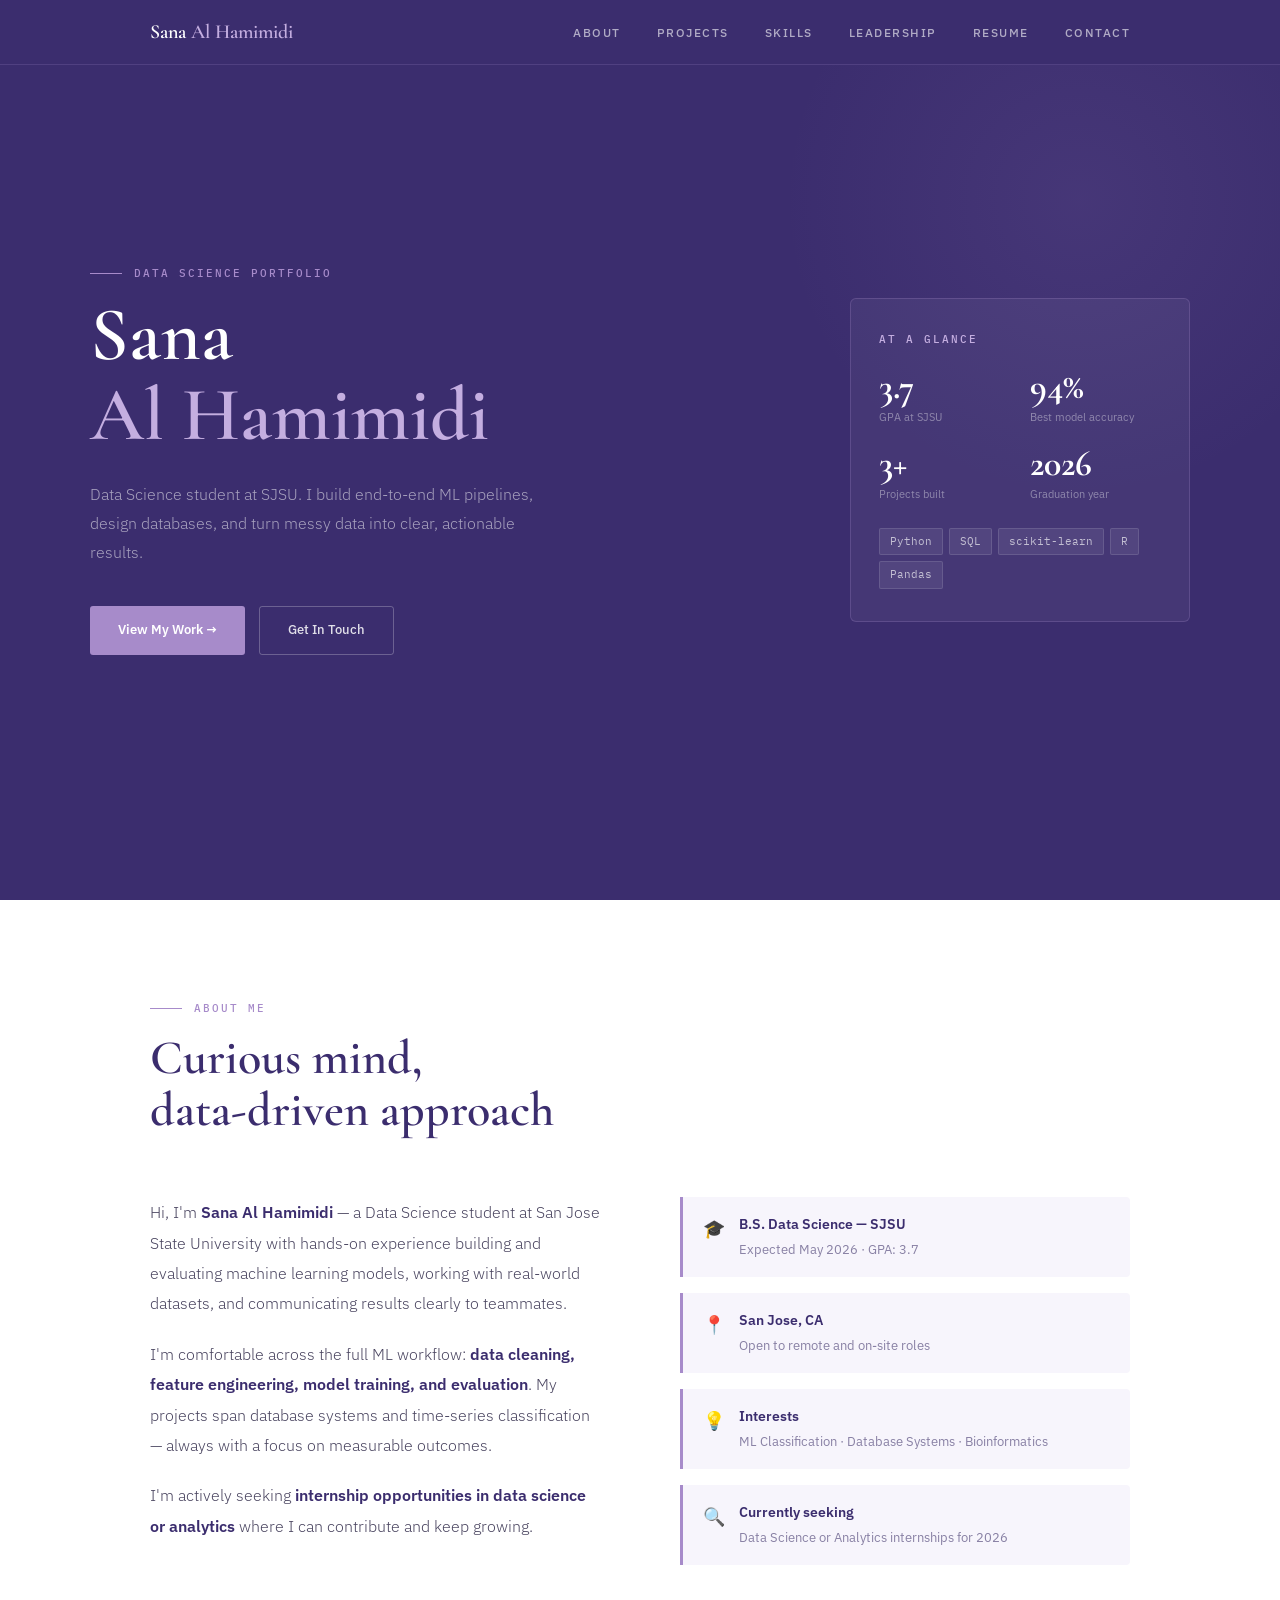
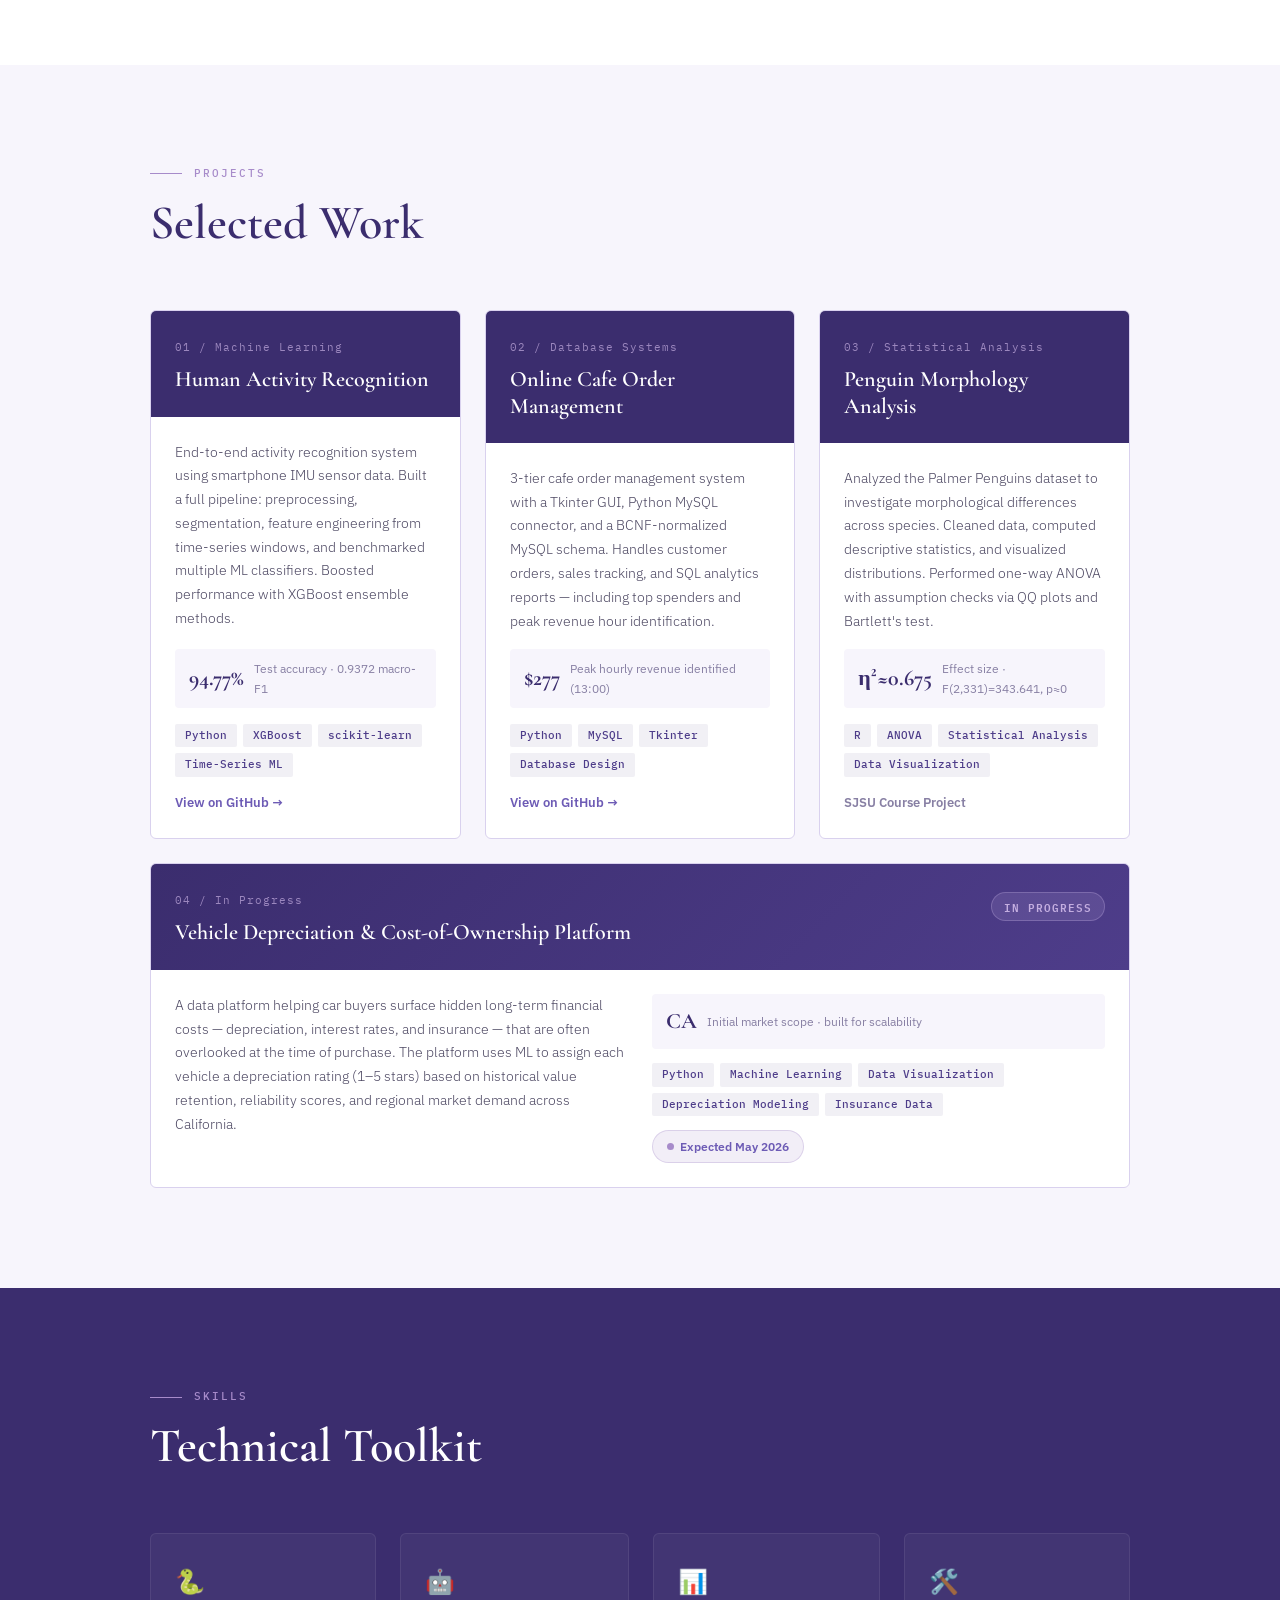
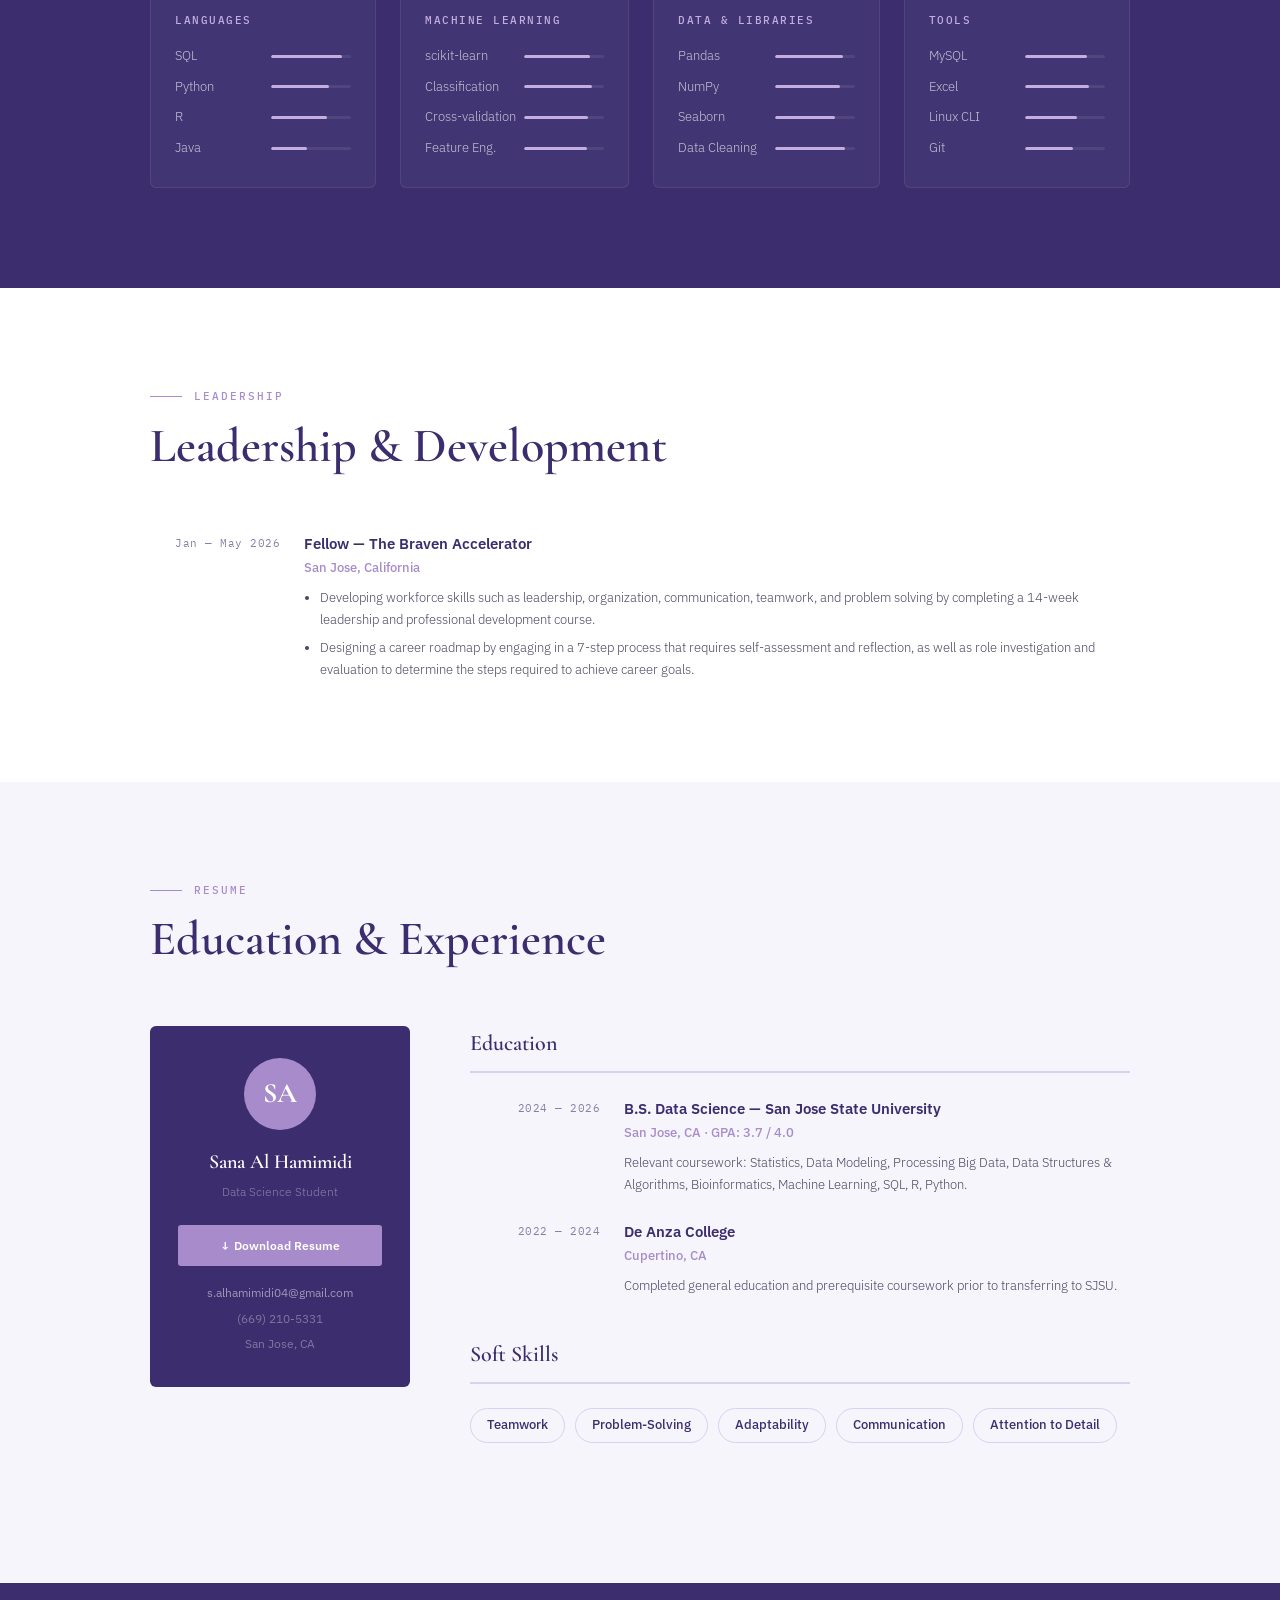
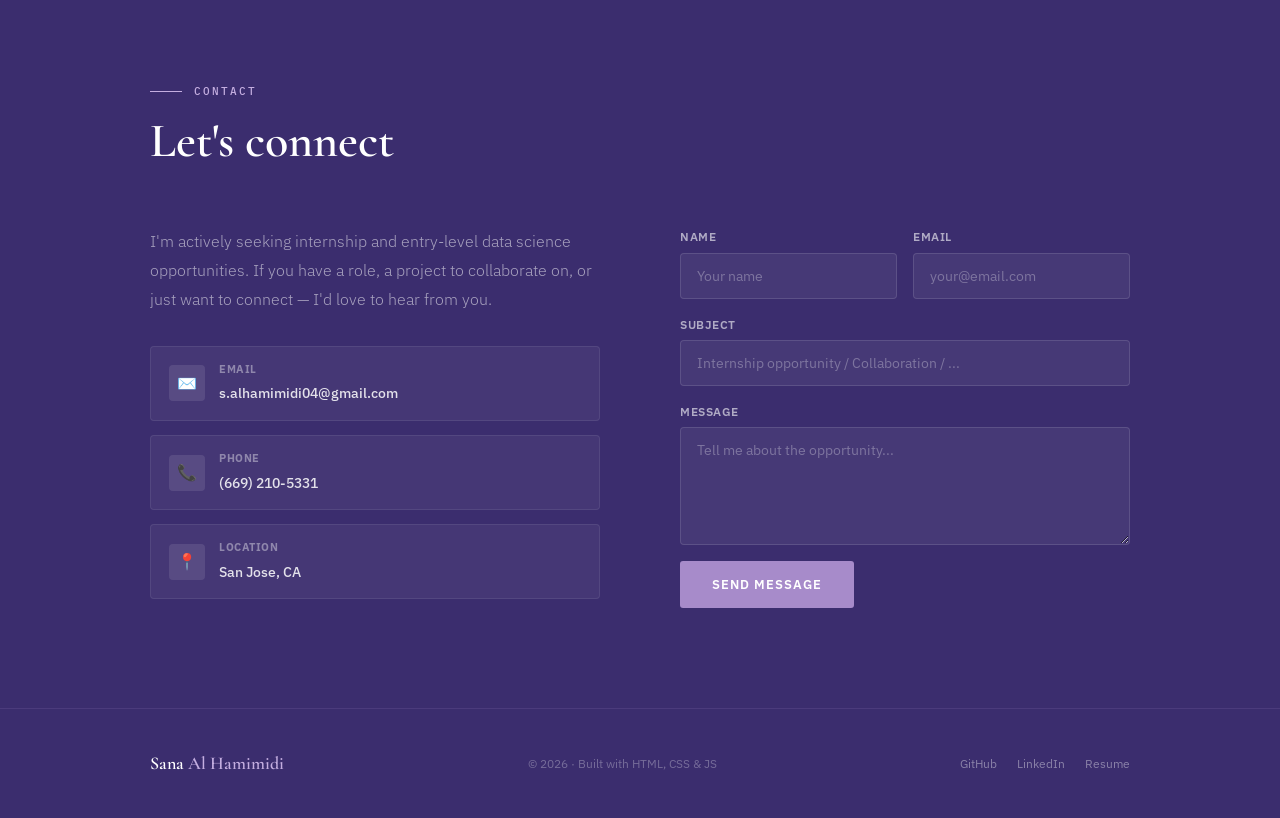
<file: index (1).html>
<!DOCTYPE html>
<html lang="en">
<head>
  <meta charset="UTF-8" />
  <meta name="viewport" content="width=device-width, initial-scale=1.0" />
  <title>Sana Al Hamimidi — Data Science</title>
  <link rel="preconnect" href="https://fonts.googleapis.com" />
  <link href="https://fonts.googleapis.com/css2?family=Cormorant+Garamond:wght@400;600;700&family=IBM+Plex+Sans:wght@300;400;500;600&family=IBM+Plex+Mono:wght@400;500&display=swap" rel="stylesheet" />
  <style>
    :root {
      --navy:        #3b2d6e;
      --navy-mid:    #4e3d8a;
      --navy-light:  #6d5bb5;
      --gold:        #a78bca;
      --gold-light:  #c4aee0;
      --cream:       #f7f5fc;
      --cream-mid:   #ede9f7;
      --cream-dark:  #d9d1ee;
      --white:       #ffffff;
      --text:        #1a1228;
      --text-mid:    #4a4560;
      --text-light:  #8880a4;
      --font-display: 'Cormorant Garamond', serif;
      --font-body:    'IBM Plex Sans', sans-serif;
      --font-mono:    'IBM Plex Mono', monospace;
    }

    *, *::before, *::after { box-sizing: border-box; margin: 0; padding: 0; }
    html { scroll-behavior: smooth; }
    body { font-family: var(--font-body); background: var(--cream); color: var(--text); line-height: 1.6; overflow-x: hidden; }
    a { text-decoration: none; }
    ul { list-style: none; }

    /* ── LAYOUT ── */
    .section-inner { max-width: 1100px; margin: 0 auto; padding: 100px 60px; }
    .section-header { margin-bottom: 60px; }
    .section-header h2 { font-family: var(--font-display); font-size: clamp(32px, 4vw, 48px); font-weight: 600; color: var(--navy); line-height: 1.1; }
    .eyebrow { display: flex; align-items: center; gap: 12px; margin-bottom: 14px; }
    .eyebrow-line { width: 32px; height: 1px; background: var(--gold); }
    .eyebrow span { font-family: var(--font-mono); font-size: 11px; font-weight: 500; letter-spacing: 2px; text-transform: uppercase; color: var(--gold); }

    /* ── BUTTONS ── */
    .btn-primary { display: inline-flex; align-items: center; gap: 8px; background: var(--gold); color: var(--white); font-size: 13px; font-weight: 600; padding: 13px 28px; border-radius: 3px; transition: background 0.2s, transform 0.15s; }
    .btn-primary:hover { background: var(--gold-light); transform: translateY(-1px); }
    .btn-outline { display: inline-flex; align-items: center; border: 1px solid rgba(255,255,255,0.25); color: rgba(255,255,255,0.85); font-size: 13px; font-weight: 500; padding: 13px 28px; border-radius: 3px; transition: border-color 0.2s, color 0.2s; }
    .btn-outline:hover { border-color: var(--gold-light); color: var(--gold-light); }

    /* ── NAV ── */
    #navbar { position: fixed; top: 0; left: 0; right: 0; z-index: 100; background: var(--navy); border-bottom: 1px solid rgba(167,139,202,0.2); transition: box-shadow 0.3s; }
    #navbar.scrolled { box-shadow: 0 2px 20px rgba(0,0,0,0.3); }
    .nav-inner { max-width: 1100px; margin: 0 auto; padding: 0 60px; height: 64px; display: flex; align-items: center; justify-content: space-between; }
    .nav-logo { font-family: var(--font-display); font-size: 20px; font-weight: 600; color: var(--white); }
    .nav-logo span { color: var(--gold-light); }
    .nav-links { display: flex; gap: 36px; }
    .nav-links a { font-size: 12px; font-weight: 500; color: rgba(255,255,255,0.6); letter-spacing: 1.5px; text-transform: uppercase; transition: color 0.2s; }
    .nav-links a:hover, .nav-links a.active { color: var(--gold-light); }
    .nav-toggle { display: none; flex-direction: column; gap: 5px; background: none; border: none; cursor: pointer; padding: 4px; }
    .nav-toggle span { display: block; width: 24px; height: 2px; background: var(--white); border-radius: 2px; transition: transform 0.3s, opacity 0.3s; }

    /* ── HERO ── */
    #hero { min-height: 100vh; background: var(--navy); display: flex; align-items: center; padding: 100px 60px 80px; position: relative; overflow: hidden; }
    #hero::before { content: ''; position: absolute; top: -100px; right: -100px; width: 600px; height: 600px; border-radius: 50%; background: radial-gradient(circle, rgba(167,139,202,0.1) 0%, transparent 70%); pointer-events: none; }
    .hero-inner { max-width: 1100px; width: 100%; margin: 0 auto; display: grid; grid-template-columns: 1fr 340px; gap: 80px; align-items: center; }
    .hero-text { animation: fadeUp 0.8s 0.1s both; }
    .hero-text h1 { font-family: var(--font-display); font-size: clamp(48px, 6vw, 76px); font-weight: 600; color: var(--white); line-height: 1.05; margin-bottom: 24px; }
    .hero-text h1 em { color: var(--gold-light); font-style: normal; }
    .hero-desc { font-size: 16px; color: rgba(255,255,255,0.55); line-height: 1.8; max-width: 480px; margin-bottom: 40px; font-weight: 300; }
    .hero-ctas { display: flex; gap: 14px; flex-wrap: wrap; }
    .hero-card { background: rgba(255,255,255,0.05); border: 1px solid rgba(167,139,202,0.25); border-radius: 6px; padding: 32px 28px; animation: fadeUp 0.8s 0.3s both; }
    .hero-card-label { font-family: var(--font-mono); font-size: 11px; font-weight: 500; letter-spacing: 2px; text-transform: uppercase; color: var(--gold-light); margin-bottom: 20px; }
    .stats-grid { display: grid; grid-template-columns: 1fr 1fr; gap: 20px; margin-bottom: 24px; }
    .stat-num { font-family: var(--font-display); font-size: 36px; font-weight: 700; color: var(--white); line-height: 1; }
    .stat-label { font-size: 11px; color: rgba(255,255,255,0.4); margin-top: 4px; }
    .tag-list { display: flex; flex-wrap: wrap; gap: 6px; }
    .tag { background: rgba(255,255,255,0.07); border: 1px solid rgba(255,255,255,0.12); color: rgba(255,255,255,0.65); font-family: var(--font-mono); font-size: 11px; padding: 4px 10px; border-radius: 2px; }

    /* ── ABOUT ── */
    #about { background: var(--white); }
    .about-grid { display: grid; grid-template-columns: 1fr 1fr; gap: 80px; align-items: start; }
    .about-text p { font-size: 16px; color: var(--text-mid); line-height: 1.9; margin-bottom: 20px; font-weight: 300; }
    .about-text p strong { color: var(--navy); font-weight: 600; }
    .about-highlights { display: flex; flex-direction: column; gap: 16px; }
    .highlight { display: flex; align-items: flex-start; gap: 14px; padding: 16px 20px; background: var(--cream); border-left: 3px solid var(--gold); border-radius: 0 4px 4px 0; opacity: 0; transform: translateX(20px); transition: opacity 0.5s, transform 0.5s; }
    .highlight.visible { opacity: 1; transform: translateX(0); }
    .highlight-icon { font-size: 18px; flex-shrink: 0; margin-top: 2px; }
    .highlight strong { display: block; font-size: 14px; font-weight: 600; color: var(--navy); }
    .highlight span { font-size: 13px; color: var(--text-light); }

    /* ── PROJECTS ── */
    #projects { background: var(--cream); }
    .projects-grid { display: grid; grid-template-columns: repeat(3, 1fr); gap: 24px; }
    .project-card { background: var(--white); border: 1px solid var(--cream-dark); border-radius: 6px; overflow: hidden; display: flex; flex-direction: column; opacity: 0; transform: translateY(24px); transition: opacity 0.5s, transform 0.5s, box-shadow 0.2s; }
    .project-card.visible { opacity: 1; transform: translateY(0); }
    .project-card:hover { box-shadow: 0 12px 40px rgba(59,45,110,0.1); transform: translateY(-4px); }
    .project-card.visible:hover { transform: translateY(-4px); }
    .project-card--muted .project-header { background: var(--navy-mid); }
    .project-card--coming .project-header { background: linear-gradient(135deg, var(--navy) 0%, var(--navy-mid) 100%); }
    .project-header { background: var(--navy); padding: 28px 24px 24px; }
    .project-num { font-family: var(--font-mono); font-size: 11px; color: rgba(196,174,224,0.7); letter-spacing: 1px; margin-bottom: 10px; }
    .project-header h3 { font-family: var(--font-display); font-size: 22px; font-weight: 600; color: var(--white); line-height: 1.2; }
    .project-body { padding: 24px; flex: 1; display: flex; flex-direction: column; gap: 16px; }
    .project-body p { font-size: 14px; color: var(--text-mid); line-height: 1.7; font-weight: 300; flex: 1; }
    .project-metric { display: flex; align-items: center; gap: 10px; background: var(--cream); padding: 10px 14px; border-radius: 4px; }
    .metric-num { font-family: var(--font-display); font-size: 22px; font-weight: 700; color: var(--navy); }
    .metric-label { font-size: 12px; color: var(--text-light); }
    .project-tags { display: flex; flex-wrap: wrap; gap: 6px; }
    .project-tags span { background: rgba(59,45,110,0.07); color: var(--navy-mid); font-family: var(--font-mono); font-size: 11px; font-weight: 500; padding: 3px 10px; border-radius: 2px; }
    .project-link { display: inline-flex; align-items: center; gap: 6px; font-size: 13px; font-weight: 600; color: var(--navy-light); transition: color 0.2s; margin-top: auto; }
    .project-link:hover { color: var(--gold); }
    .coming-soon-badge { display: inline-flex; align-items: center; gap: 6px; background: rgba(167,139,202,0.15); border: 1px solid rgba(167,139,202,0.3); color: var(--navy-light); font-size: 12px; font-weight: 600; padding: 6px 14px; border-radius: 20px; margin-top: auto; width: fit-content; }
    .coming-soon-dot { width: 7px; height: 7px; border-radius: 50%; background: var(--gold); animation: blink 1.4s infinite; }
    @keyframes blink { 0%,100%{opacity:1} 50%{opacity:0.3} }

    /* ── SKILLS ── */
    #skills { background: var(--navy); }
    #skills .section-header h2 { color: var(--white); }
    .skills-grid { display: grid; grid-template-columns: repeat(4, 1fr); gap: 24px; }
    .skill-group { background: rgba(255,255,255,0.04); border: 1px solid rgba(255,255,255,0.08); border-radius: 6px; padding: 28px 24px; transition: border-color 0.2s; }
    .skill-group:hover { border-color: rgba(167,139,202,0.35); }
    .skill-group-icon { font-size: 24px; margin-bottom: 12px; }
    .skill-group-title { font-family: var(--font-mono); font-size: 11px; font-weight: 500; letter-spacing: 1.5px; text-transform: uppercase; color: var(--gold-light); margin-bottom: 16px; }
    .skill-list { display: flex; flex-direction: column; gap: 10px; }
    .skill-list li { display: flex; align-items: center; justify-content: space-between; gap: 8px; }
    .skill-list li span { font-size: 13px; color: rgba(255,255,255,0.7); font-weight: 300; white-space: nowrap; }
    .bar { width: 80px; height: 3px; background: rgba(255,255,255,0.08); border-radius: 2px; overflow: hidden; flex-shrink: 0; }
    .bar-fill { height: 100%; width: 0; background: var(--gold-light); border-radius: 2px; transition: width 0.8s ease; }

    /* ── LEADERSHIP ── */
    #leadership { background: var(--white); }

    /* ── RESUME ── */
    #resume { background: var(--cream); }
    .resume-layout { display: grid; grid-template-columns: 260px 1fr; gap: 60px; align-items: start; }
    .resume-sidebar { position: sticky; top: 80px; }
    .resume-card { background: var(--navy); border-radius: 6px; padding: 32px 28px; text-align: center; }
    .resume-avatar { width: 72px; height: 72px; border-radius: 50%; background: var(--gold); margin: 0 auto 16px; display: flex; align-items: center; justify-content: center; font-family: var(--font-display); font-size: 28px; font-weight: 700; color: var(--white); }
    .resume-name { font-family: var(--font-display); font-size: 20px; font-weight: 600; color: var(--white); margin-bottom: 4px; }
    .resume-role { font-size: 12px; color: rgba(255,255,255,0.4); margin-bottom: 24px; font-weight: 300; }
    .btn-download { display: block; background: var(--gold); color: var(--white); font-size: 12px; font-weight: 600; padding: 11px 20px; border-radius: 3px; transition: background 0.2s; margin-bottom: 16px; }
    .btn-download:hover { background: var(--gold-light); }
    .resume-contact-info { display: flex; flex-direction: column; gap: 4px; font-size: 12px; color: rgba(255,255,255,0.35); line-height: 1.8; }
    .resume-contact-info a { color: rgba(255,255,255,0.5); transition: color 0.2s; }
    .resume-contact-info a:hover { color: var(--gold-light); }
    .resume-section { margin-bottom: 40px; }
    .resume-section-title { font-family: var(--font-display); font-size: 22px; font-weight: 600; color: var(--navy); padding-bottom: 10px; border-bottom: 2px solid var(--cream-dark); margin-bottom: 24px; }
    .timeline { display: flex; flex-direction: column; gap: 24px; }
    .timeline-item { display: grid; grid-template-columns: 130px 1fr; gap: 24px; }
    .tl-date { font-family: var(--font-mono); font-size: 11px; color: var(--text-light); padding-top: 3px; letter-spacing: 0.5px; text-align: right; }
    .tl-content strong { display: block; font-size: 15px; font-weight: 600; color: var(--navy); margin-bottom: 2px; }
    .tl-sub { font-size: 13px; color: var(--gold); font-weight: 500; margin-bottom: 8px; }
    .tl-content p { font-size: 13px; color: var(--text-mid); line-height: 1.7; font-weight: 300; }
    .tl-content ul { padding-left: 16px; list-style: disc; display: flex; flex-direction: column; gap: 6px; margin-top: 4px; }
    .tl-content ul li { font-size: 13px; color: var(--text-mid); line-height: 1.7; font-weight: 300; }
    .soft-skills { display: flex; flex-wrap: wrap; gap: 10px; }
    .soft-skills span { background: var(--cream); border: 1px solid var(--cream-dark); color: var(--navy); font-size: 13px; font-weight: 500; padding: 6px 16px; border-radius: 20px; }

    /* ── CONTACT ── */
    #contact { background: var(--navy); }
    #contact .section-header h2 { color: var(--white); }
    #contact .eyebrow span { color: var(--gold-light); }
    #contact .eyebrow-line { background: var(--gold-light); }
    .contact-grid { display: grid; grid-template-columns: 1fr 1fr; gap: 80px; align-items: start; }
    .contact-info > p { font-size: 16px; color: rgba(255,255,255,0.55); line-height: 1.8; font-weight: 300; margin-bottom: 32px; }
    .contact-items { display: flex; flex-direction: column; gap: 14px; }
    .contact-item { display: flex; align-items: center; gap: 14px; padding: 14px 18px; background: rgba(255,255,255,0.05); border: 1px solid rgba(255,255,255,0.08); border-radius: 4px; }
    .contact-icon { width: 36px; height: 36px; background: rgba(255,255,255,0.1); border-radius: 4px; display: flex; align-items: center; justify-content: center; font-size: 16px; flex-shrink: 0; }
    .contact-item strong { display: block; font-size: 11px; color: rgba(255,255,255,0.4); letter-spacing: 0.5px; text-transform: uppercase; margin-bottom: 2px; }
    .contact-item span { font-size: 14px; color: rgba(255,255,255,0.85); font-weight: 500; }
    .contact-form { display: flex; flex-direction: column; gap: 16px; }
    .form-row { display: grid; grid-template-columns: 1fr 1fr; gap: 16px; }
    .form-group { display: flex; flex-direction: column; gap: 6px; }
    .form-group label { font-size: 12px; font-weight: 600; color: rgba(255,255,255,0.6); letter-spacing: 0.5px; text-transform: uppercase; }
    .form-group input, .form-group textarea { background: rgba(255,255,255,0.06); border: 1px solid rgba(255,255,255,0.12); border-radius: 4px; padding: 13px 16px; font-family: var(--font-body); font-size: 14px; color: var(--white); outline: none; resize: vertical; transition: border-color 0.2s; }
    .form-group input::placeholder, .form-group textarea::placeholder { color: rgba(255,255,255,0.3); }
    .form-group input:focus, .form-group textarea:focus { border-color: var(--gold-light); }
    .btn-submit { background: var(--gold); color: var(--white); font-family: var(--font-body); font-size: 13px; font-weight: 600; letter-spacing: 1px; text-transform: uppercase; padding: 15px 32px; border: none; border-radius: 3px; cursor: pointer; align-self: flex-start; transition: background 0.2s, transform 0.15s; }
    .btn-submit:hover { background: var(--gold-light); transform: translateY(-1px); }
    .btn-submit.sent { background: #2a7a4b; cursor: default; transform: none; }

    /* ── FOOTER ── */
    footer { background: var(--navy); border-top: 1px solid rgba(167,139,202,0.15); }
    .footer-inner { max-width: 1100px; margin: 0 auto; padding: 40px 60px; display: flex; align-items: center; justify-content: space-between; }
    .footer-name { font-family: var(--font-display); font-size: 18px; font-weight: 600; color: var(--white); }
    .footer-name span { color: var(--gold-light); }
    .footer-copy { font-size: 12px; color: rgba(255,255,255,0.3); }
    .footer-links { display: flex; gap: 20px; }
    .footer-links a { font-size: 12px; color: rgba(255,255,255,0.4); transition: color 0.2s; }
    .footer-links a:hover { color: var(--gold-light); }

    @keyframes fadeUp { from { opacity: 0; transform: translateY(24px); } to { opacity: 1; transform: translateY(0); } }

    /* ── RESPONSIVE ── */
    @media (max-width: 1024px) { .skills-grid { grid-template-columns: 1fr 1fr; } }
    @media (max-width: 768px) {
      .nav-inner { padding: 0 24px; }
      .nav-links { display: none; position: absolute; top: 64px; left: 0; right: 0; background: var(--navy); flex-direction: column; gap: 0; border-top: 1px solid rgba(167,139,202,0.2); }
      .nav-links.open { display: flex; }
      .nav-links a { display: block; padding: 16px 24px; border-bottom: 1px solid rgba(255,255,255,0.05); }
      .nav-toggle { display: flex; }
      #hero { padding: 100px 24px 70px; }
      .hero-inner { grid-template-columns: 1fr; gap: 48px; }
      .section-inner { padding: 70px 24px; }
      .about-grid, .contact-grid, .resume-layout { grid-template-columns: 1fr; gap: 40px; }
      .projects-grid { grid-template-columns: 1fr; }
      .skills-grid { grid-template-columns: 1fr 1fr; }
      .form-row { grid-template-columns: 1fr; }
      .resume-sidebar { position: static; }
      .footer-inner { flex-direction: column; gap: 16px; text-align: center; padding: 32px 24px; }
    }
    @media (max-width: 480px) { .skills-grid { grid-template-columns: 1fr; } .hero-ctas { flex-direction: column; } }
  </style>
</head>
<body>

  <!-- NAV -->
  <nav id="navbar">
    <div class="nav-inner">
      <div class="nav-logo">Sana <span>Al Hamimidi</span></div>
      <ul class="nav-links">
        <li><a href="#about">About</a></li>
        <li><a href="#projects">Projects</a></li>
        <li><a href="#skills">Skills</a></li>
        <li><a href="#leadership">Leadership</a></li>
        <li><a href="#resume">Resume</a></li>
        <li><a href="#contact">Contact</a></li>
      </ul>
      <button class="nav-toggle" id="navToggle" aria-label="Toggle menu">
        <span></span><span></span><span></span>
      </button>
    </div>
  </nav>

  <!-- HERO -->
  <section id="hero">
    <div class="hero-inner">
      <div class="hero-text">
        <div class="eyebrow">
          <div class="eyebrow-line"></div>
          <span>Data Science Portfolio</span>
        </div>
        <h1>Sana<br><em>Al Hamimidi</em></h1>
        <p class="hero-desc">Data Science student at SJSU. I build end-to-end ML pipelines, design databases, and turn messy data into clear, actionable results.</p>
        <div class="hero-ctas">
          <a href="#projects" class="btn-primary">View My Work →</a>
          <a href="#contact" class="btn-outline">Get In Touch</a>
        </div>
      </div>
      <div class="hero-card">
        <div class="hero-card-label">At a Glance</div>
        <div class="stats-grid">
          <div class="stat"><div class="stat-num">3.7</div><div class="stat-label">GPA at SJSU</div></div>
          <div class="stat"><div class="stat-num">94%</div><div class="stat-label">Best model accuracy</div></div>
          <div class="stat"><div class="stat-num">3+</div><div class="stat-label">Projects built</div></div>
          <div class="stat"><div class="stat-num">2026</div><div class="stat-label">Graduation year</div></div>
        </div>
        <div class="tag-list">
          <span class="tag">Python</span>
          <span class="tag">SQL</span>
          <span class="tag">scikit-learn</span>
          <span class="tag">R</span>
          <span class="tag">Pandas</span>
        </div>
      </div>
    </div>
  </section>

  <!-- ABOUT -->
  <section id="about">
    <div class="section-inner">
      <div class="section-header">
        <div class="eyebrow"><div class="eyebrow-line"></div><span>About Me</span></div>
        <h2>Curious mind,<br>data-driven approach</h2>
      </div>
      <div class="about-grid">
        <div class="about-text">
          <p>Hi, I'm <strong>Sana Al Hamimidi</strong> — a Data Science student at San Jose State University with hands-on experience building and evaluating machine learning models, working with real-world datasets, and communicating results clearly to teammates.</p>
          <p>I'm comfortable across the full ML workflow: <strong>data cleaning, feature engineering, model training, and evaluation</strong>. My projects span database systems and time-series classification — always with a focus on measurable outcomes.</p>
          <p>I'm actively seeking <strong>internship opportunities in data science or analytics</strong> where I can contribute and keep growing.</p>
        </div>
        <div class="about-highlights">
          <div class="highlight"><div class="highlight-icon">🎓</div><div><strong>B.S. Data Science — SJSU</strong><span>Expected May 2026 · GPA: 3.7</span></div></div>
          <div class="highlight"><div class="highlight-icon">📍</div><div><strong>San Jose, CA</strong><span>Open to remote and on-site roles</span></div></div>
          <div class="highlight"><div class="highlight-icon">💡</div><div><strong>Interests</strong><span>ML Classification · Database Systems · Bioinformatics</span></div></div>
          <div class="highlight"><div class="highlight-icon">🔍</div><div><strong>Currently seeking</strong><span>Data Science or Analytics internships for 2026</span></div></div>
        </div>
      </div>
    </div>
  </section>

  <!-- PROJECTS -->
  <section id="projects">
    <div class="section-inner">
      <div class="section-header">
        <div class="eyebrow"><div class="eyebrow-line"></div><span>Projects</span></div>
        <h2>Selected Work</h2>
      </div>
      <div class="projects-grid">

        <div class="project-card">
          <div class="project-header">
            <div class="project-num">01 / Machine Learning</div>
            <h3>Human Activity Recognition</h3>
          </div>
          <div class="project-body">
            <p>End-to-end activity recognition system using smartphone IMU sensor data. Built a full pipeline: preprocessing, segmentation, feature engineering from time-series windows, and benchmarked multiple ML classifiers. Boosted performance with XGBoost ensemble methods.</p>
            <div class="project-metric">
              <span class="metric-num">94.77%</span>
              <span class="metric-label">Test accuracy · 0.9372 macro-F1</span>
            </div>
            <div class="project-tags"><span>Python</span><span>XGBoost</span><span>scikit-learn</span><span>Time-Series ML</span></div>
            <a href="https://github.com/SanaAlHamimidi" class="project-link" target="_blank">View on GitHub →</a>
          </div>
        </div>

        <div class="project-card">
          <div class="project-header">
            <div class="project-num">02 / Database Systems</div>
            <h3>Online Cafe Order Management</h3>
          </div>
          <div class="project-body">
            <p>3-tier cafe order management system with a Tkinter GUI, Python MySQL connector, and a BCNF-normalized MySQL schema. Handles customer orders, sales tracking, and SQL analytics reports — including top spenders and peak revenue hour identification.</p>
            <div class="project-metric">
              <span class="metric-num">$277</span>
              <span class="metric-label">Peak hourly revenue identified (13:00)</span>
            </div>
            <div class="project-tags"><span>Python</span><span>MySQL</span><span>Tkinter</span><span>Database Design</span></div>
            <a href="https://github.com/SanaAlHamimidi" class="project-link" target="_blank">View on GitHub →</a>
          </div>
        </div>

        <div class="project-card">
          <div class="project-header">
            <div class="project-num">03 / Statistical Analysis</div>
            <h3>Penguin Morphology Analysis</h3>
          </div>
          <div class="project-body">
            <p>Analyzed the Palmer Penguins dataset to investigate morphological differences across species. Cleaned data, computed descriptive statistics, and visualized distributions. Performed one-way ANOVA with assumption checks via QQ plots and Bartlett's test.</p>
            <div class="project-metric">
              <span class="metric-num">η²≈0.675</span>
              <span class="metric-label">Effect size · F(2,331)=343.641, p≈0</span>
            </div>
            <div class="project-tags"><span>R</span><span>ANOVA</span><span>Statistical Analysis</span><span>Data Visualization</span></div>
            <span class="project-link" style="color: var(--text-light); cursor: default;">SJSU Course Project</span>
          </div>
        </div>

        <div class="project-card project-card--coming" style="grid-column: 1 / -1;">
          <div class="project-header" style="display: grid; grid-template-columns: 1fr auto; align-items: start; gap: 20px;">
            <div>
              <div class="project-num">04 / In Progress</div>
              <h3>Vehicle Depreciation & Cost-of-Ownership Platform</h3>
            </div>
            <span style="background: rgba(196,174,224,0.15); border: 1px solid rgba(196,174,224,0.3); color: var(--gold-light); font-size: 11px; font-weight: 600; padding: 5px 12px; border-radius: 20px; white-space: nowrap; font-family: var(--font-mono); letter-spacing: 1px;">IN PROGRESS</span>
          </div>
          <div class="project-body" style="display: grid; grid-template-columns: 1fr 1fr; gap: 24px;">
            <div>
              <p>A data platform helping car buyers surface hidden long-term financial costs — depreciation, interest rates, and insurance — that are often overlooked at the time of purchase. The platform uses ML to assign each vehicle a depreciation rating (1–5 stars) based on historical value retention, reliability scores, and regional market demand across California.</p>
            </div>
            <div style="display: flex; flex-direction: column; gap: 14px;">
              <div class="project-metric"><span class="metric-num">CA</span><span class="metric-label">Initial market scope · built for scalability</span></div>
              <div class="project-tags"><span>Python</span><span>Machine Learning</span><span>Data Visualization</span><span>Depreciation Modeling</span><span>Insurance Data</span></div>
              <div class="coming-soon-badge"><span class="coming-soon-dot"></span>Expected May 2026</div>
            </div>
          </div>
        </div>

      </div>
    </div>
  </section>

  <!-- SKILLS -->
  <section id="skills">
    <div class="section-inner">
      <div class="section-header">
        <div class="eyebrow"><div class="eyebrow-line"></div><span>Skills</span></div>
        <h2>Technical Toolkit</h2>
      </div>
      <div class="skills-grid">
        <div class="skill-group">
          <div class="skill-group-icon">🐍</div>
          <div class="skill-group-title">Languages</div>
          <ul class="skill-list">
            <li><span>SQL</span><div class="bar"><div class="bar-fill" data-width="88"></div></div></li>
            <li><span>Python</span><div class="bar"><div class="bar-fill" data-width="72"></div></div></li>
            <li><span>R</span><div class="bar"><div class="bar-fill" data-width="70"></div></div></li>
            <li><span>Java</span><div class="bar"><div class="bar-fill" data-width="45"></div></div></li>
          </ul>
        </div>
        <div class="skill-group">
          <div class="skill-group-icon">🤖</div>
          <div class="skill-group-title">Machine Learning</div>
          <ul class="skill-list">
            <li><span>scikit-learn</span><div class="bar"><div class="bar-fill" data-width="82"></div></div></li>
            <li><span>Classification</span><div class="bar"><div class="bar-fill" data-width="85"></div></div></li>
            <li><span>Cross-validation</span><div class="bar"><div class="bar-fill" data-width="80"></div></div></li>
            <li><span>Feature Eng.</span><div class="bar"><div class="bar-fill" data-width="78"></div></div></li>
          </ul>
        </div>
        <div class="skill-group">
          <div class="skill-group-icon">📊</div>
          <div class="skill-group-title">Data & Libraries</div>
          <ul class="skill-list">
            <li><span>Pandas</span><div class="bar"><div class="bar-fill" data-width="85"></div></div></li>
            <li><span>NumPy</span><div class="bar"><div class="bar-fill" data-width="82"></div></div></li>
            <li><span>Seaborn</span><div class="bar"><div class="bar-fill" data-width="75"></div></div></li>
            <li><span>Data Cleaning</span><div class="bar"><div class="bar-fill" data-width="88"></div></div></li>
          </ul>
        </div>
        <div class="skill-group">
          <div class="skill-group-icon">🛠️</div>
          <div class="skill-group-title">Tools</div>
          <ul class="skill-list">
            <li><span>MySQL</span><div class="bar"><div class="bar-fill" data-width="78"></div></div></li>
            <li><span>Excel</span><div class="bar"><div class="bar-fill" data-width="80"></div></div></li>
            <li><span>Linux CLI</span><div class="bar"><div class="bar-fill" data-width="65"></div></div></li>
            <li><span>Git</span><div class="bar"><div class="bar-fill" data-width="60"></div></div></li>
          </ul>
        </div>
      </div>
    </div>
  </section>

  <!-- LEADERSHIP -->
  <section id="leadership">
    <div class="section-inner">
      <div class="section-header">
        <div class="eyebrow"><div class="eyebrow-line"></div><span>Leadership</span></div>
        <h2>Leadership & Development</h2>
      </div>
      <div class="timeline">
        <div class="timeline-item">
          <div class="tl-date">Jan — May 2026</div>
          <div class="tl-content">
            <strong>Fellow — The Braven Accelerator</strong>
            <div class="tl-sub">San Jose, California</div>
            <ul>
              <li>Developing workforce skills such as leadership, organization, communication, teamwork, and problem solving by completing a 14-week leadership and professional development course.</li>
              <li>Designing a career roadmap by engaging in a 7-step process that requires self-assessment and reflection, as well as role investigation and evaluation to determine the steps required to achieve career goals.</li>
            </ul>
          </div>
        </div>
      </div>
    </div>
  </section>

  <!-- RESUME -->
  <section id="resume">
    <div class="section-inner">
      <div class="section-header">
        <div class="eyebrow"><div class="eyebrow-line"></div><span>Resume</span></div>
        <h2>Education & Experience</h2>
      </div>
      <div class="resume-layout">
        <div class="resume-sidebar">
          <div class="resume-card">
            <div class="resume-avatar">SA</div>
            <div class="resume-name">Sana Al Hamimidi</div>
            <div class="resume-role">Data Science Student</div>
            <a href="Resume_Sana_Al_Hamimidi.pdf" class="btn-download" download>↓ Download Resume</a>
            <div class="resume-contact-info">
              <a href="mailto:s.alhamimidi04@gmail.com">s.alhamimidi04@gmail.com</a>
              <span>(669) 210-5331</span>
              <span>San Jose, CA</span>
            </div>
          </div>
        </div>
        <div class="resume-main">

          <div class="resume-section">
            <h3 class="resume-section-title">Education</h3>
            <div class="timeline">
              <div class="timeline-item">
                <div class="tl-date">2024 — 2026</div>
                <div class="tl-content">
                  <strong>B.S. Data Science — San Jose State University</strong>
                  <div class="tl-sub">San Jose, CA · GPA: 3.7 / 4.0</div>
                  <p>Relevant coursework: Statistics, Data Modeling, Processing Big Data, Data Structures & Algorithms, Bioinformatics, Machine Learning, SQL, R, Python.</p>
                </div>
              </div>
              <div class="timeline-item">
                <div class="tl-date">2022 — 2024</div>
                <div class="tl-content">
                  <strong>De Anza College</strong>
                  <div class="tl-sub">Cupertino, CA</div>
                  <p>Completed general education and prerequisite coursework prior to transferring to SJSU.</p>
                </div>
              </div>
            </div>
          </div>

          <div class="resume-section">
            <h3 class="resume-section-title">Soft Skills</h3>
            <div class="soft-skills">
              <span>Teamwork</span>
              <span>Problem-Solving</span>
              <span>Adaptability</span>
              <span>Communication</span>
              <span>Attention to Detail</span>
            </div>
          </div>

        </div>
      </div>
    </div>
  </section>

  <!-- CONTACT -->
  <section id="contact">
    <div class="section-inner">
      <div class="section-header">
        <div class="eyebrow"><div class="eyebrow-line"></div><span>Contact</span></div>
        <h2>Let's connect</h2>
      </div>
      <div class="contact-grid">
        <div class="contact-info">
          <p>I'm actively seeking internship and entry-level data science opportunities. If you have a role, a project to collaborate on, or just want to connect — I'd love to hear from you.</p>
          <div class="contact-items">
            <div class="contact-item"><div class="contact-icon">✉️</div><div><strong>Email</strong><span>s.alhamimidi04@gmail.com</span></div></div>
            <div class="contact-item"><div class="contact-icon">📞</div><div><strong>Phone</strong><span>(669) 210-5331</span></div></div>
            <div class="contact-item"><div class="contact-icon">📍</div><div><strong>Location</strong><span>San Jose, CA</span></div></div>
          </div>
        </div>
        <!-- Formspree form — sends real emails to s.alhamimidi04@gmail.com -->
        <form class="contact-form" action="https://formspree.io/f/mbdzpqjl" method="POST">
          <div class="form-row">
            <div class="form-group">
              <label for="name">Name</label>
              <input type="text" id="name" name="name" placeholder="Your name" required />
            </div>
            <div class="form-group">
              <label for="email">Email</label>
              <input type="email" id="email" name="email" placeholder="your@email.com" required />
            </div>
          </div>
          <div class="form-group">
            <label for="subject">Subject</label>
            <input type="text" id="subject" name="subject" placeholder="Internship opportunity / Collaboration / ..." />
          </div>
          <div class="form-group">
            <label for="message">Message</label>
            <textarea id="message" name="message" rows="5" placeholder="Tell me about the opportunity..." required></textarea>
          </div>
          <button type="submit" class="btn-submit">Send Message</button>
        </form>
      </div>
    </div>
  </section>

  <!-- FOOTER -->
  <footer>
    <div class="footer-inner">
      <div class="footer-name">Sana <span>Al Hamimidi</span></div>
      <div class="footer-copy">© 2026 · Built with HTML, CSS & JS</div>
      <div class="footer-links">
        <a href="https://github.com/SanaAlHamimidi" target="_blank">GitHub</a>
        <a href="https://linkedin.com/in/sana-al-hamimidi" target="_blank">LinkedIn</a>
        <a href="Resume_Sana_Al_Hamimidi.pdf" download>Resume</a>
      </div>
    </div>
  </footer>

  <script>
    // ── Navbar shadow + active link highlight ──
    const navbar   = document.getElementById('navbar');
    const navLinks = document.querySelectorAll('.nav-links a');
    const sections = document.querySelectorAll('section[id]');

    window.addEventListener('scroll', () => {
      navbar.classList.toggle('scrolled', window.scrollY > 10);
      let current = '';
      sections.forEach(s => { if (window.scrollY >= s.offsetTop - 80) current = s.id; });
      navLinks.forEach(a => {
        a.classList.toggle('active', a.getAttribute('href') === '#' + current);
      });
    });

    // ── Mobile menu toggle ──
    document.getElementById('navToggle').addEventListener('click', () => {
      document.querySelector('.nav-links').classList.toggle('open');
    });
    navLinks.forEach(l => l.addEventListener('click', () => {
      document.querySelector('.nav-links').classList.remove('open');
    }));

    // ── Scroll fade-in for cards and highlights ──
    const fadeObserver = new IntersectionObserver((entries) => {
      entries.forEach(e => { if (e.isIntersecting) { e.target.classList.add('visible'); fadeObserver.unobserve(e.target); } });
    }, { threshold: 0.15 });

    document.querySelectorAll('.project-card, .highlight').forEach((el, i) => {
      el.style.transitionDelay = `${(i % 3) * 0.1}s`;
      fadeObserver.observe(el);
    });

    // ── Skill bar animations ──
    const barObserver = new IntersectionObserver((entries) => {
      entries.forEach(e => { if (e.isIntersecting) { e.target.style.width = e.target.getAttribute('data-width') + '%'; barObserver.unobserve(e.target); } });
    }, { threshold: 0.5 });

    document.querySelectorAll('.bar-fill').forEach(b => barObserver.observe(b));
  </script>
</body>
</html>
</file>
